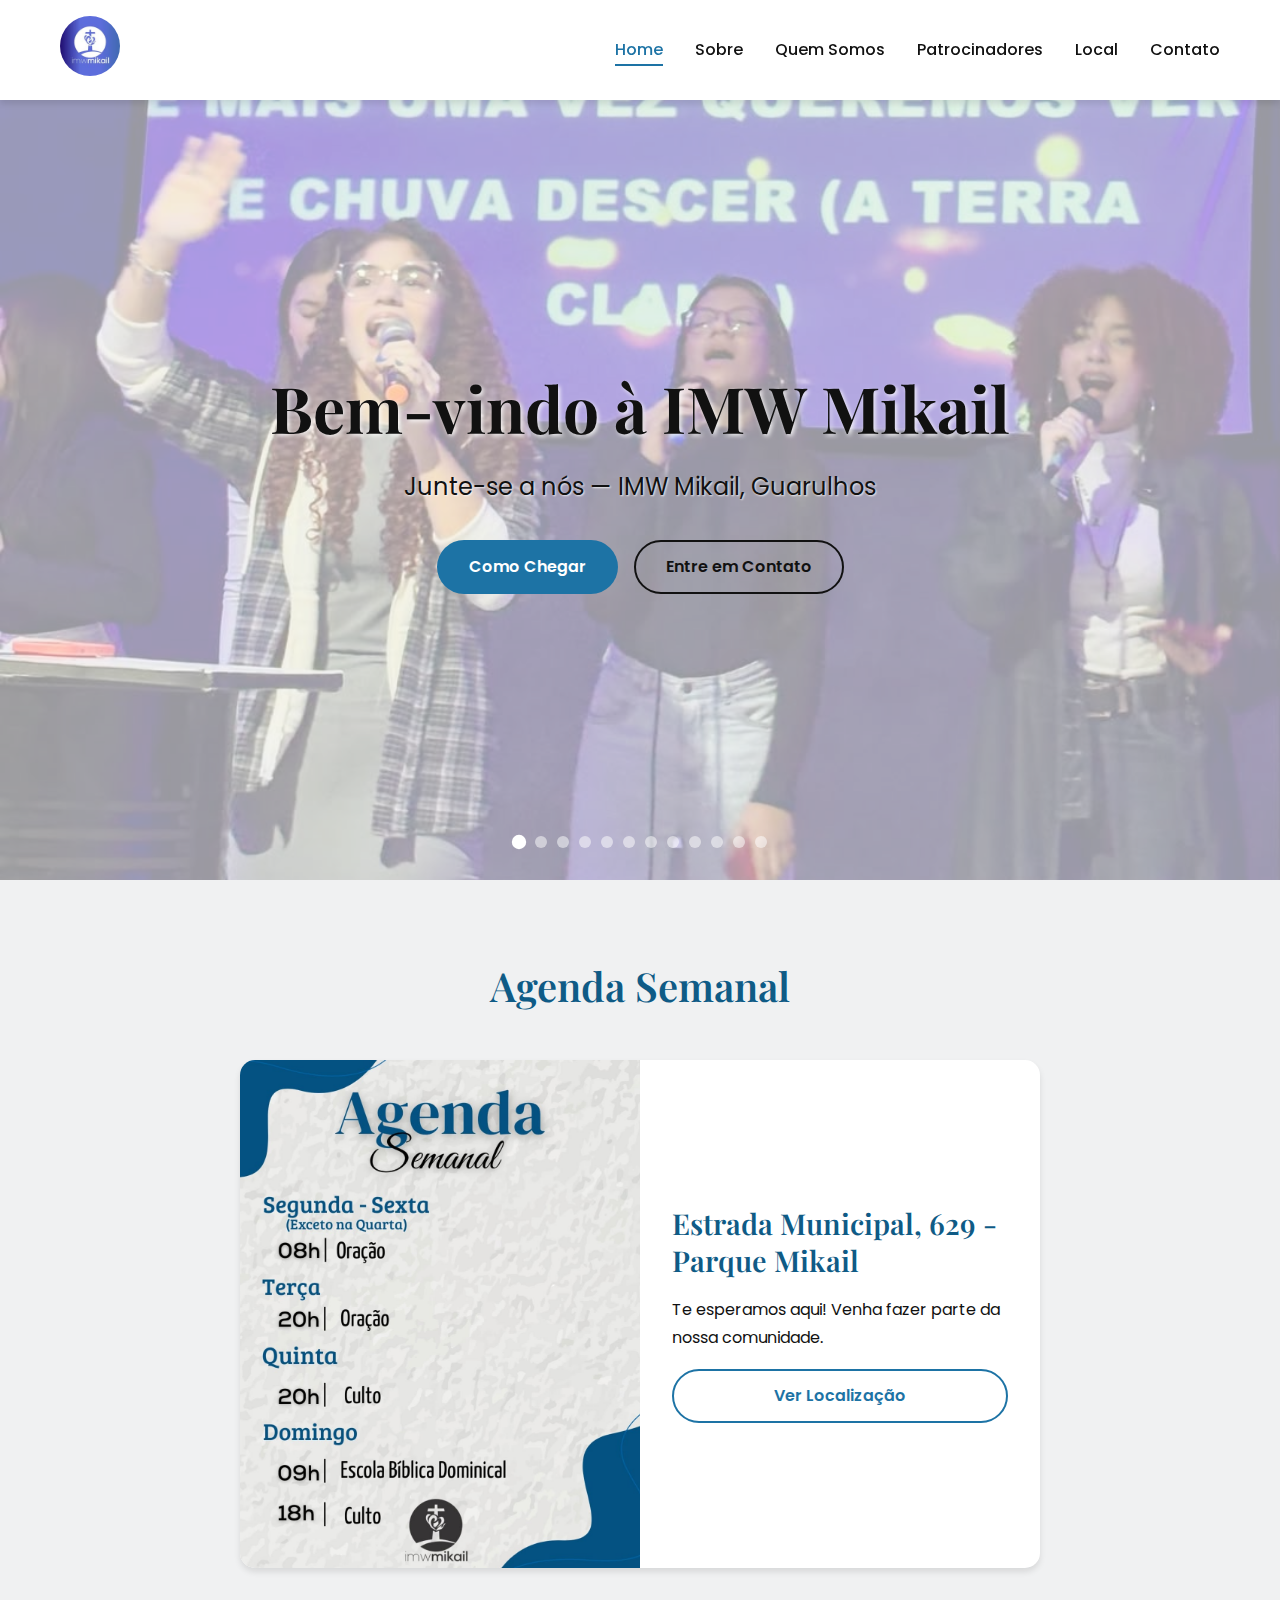
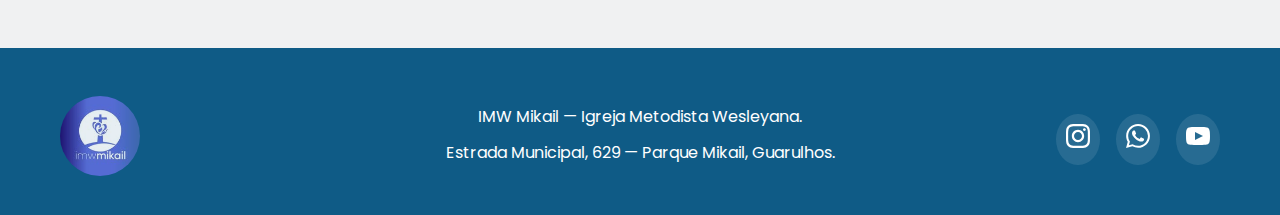
<file: index.html>
<!DOCTYPE html>
<html lang="pt-BR">
<head>
    <meta charset="UTF-8">
    <meta name="viewport" content="width=device-width, initial-scale=1.0">
    <meta name="description" content="IMW Mikail - Igreja Metodista Wesleyana em Guarulhos. Junte-se a nós em nossos cultos e atividades.">
    <meta property="og:title" content="IMW Mikail - Igreja Metodista Wesleyana">
    <meta property="og:description" content="Junte-se a nós na IMW Mikail, Guarulhos">
    <meta property="og:image" content="assets/agenda.jpg">
    <meta property="og:url" content="https://imw-mikail.org">
    <title>IMW Mikail - Igreja Metodista Wesleyana</title>
    <link rel="stylesheet" href="css/style.css">
    <link rel="icon" href="https://imwmikail.github.io/site/favicon.ico" type="image/x-icon">
    <link rel="preconnect" href="https://fonts.googleapis.com">
    <link rel="preconnect" href="https://fonts.gstatic.com" crossorigin>
    <link href="https://fonts.googleapis.com/css2?family=Playfair+Display:wght@400;600;700&family=Poppins:wght@300;400;500;600&display=swap" rel="stylesheet">
    <link rel="icon" href="assets/logo-imw.jpg">
</head>
<body>
    <header>
        <div class="container">
            <a href="index.html" class="logo">
                <img src="assets/logo-imw.jpg" alt="IMW - Igreja Metodista Wesleyana">
            </a>
            <nav>
                <button class="menu-toggle" aria-label="Abrir menu" aria-expanded="false">
                    <span></span>
                    <span></span>
                    <span></span>
                </button>
                <ul class="nav-menu">
                    <li><a href="index.html">Home</a></li>
                    <li><a href="sobre.html">Sobre</a></li>
                    <li><a href="quem-somos.html">Quem Somos</a></li>
                    <li><a href="patrocinadores.html">Patrocinadores</a></li>
                    <li><a href="local.html">Local</a></li>
                    <li><a href="contato.html">Contato</a></li>
                </ul>
            </nav>
        </div>
    </header>

    <main>
        <section class="hero">
            <div class="carousel-container">
                <div class="carousel-slides">
                </div>
                <div class="carousel-overlay"></div>
                <div class="carousel-controls">
                </div>
                <div class="carousel-indicators"></div>
            </div>
            <div class="hero-content">
                <h1>Bem-vindo à IMW Mikail</h1>
                <p>Junte-se a nós — IMW Mikail, Guarulhos</p>
                <div class="hero-buttons">
                    <a href="local.html" class="btn btn-primary">Como Chegar</a>
                    <a href="contato.html" class="btn btn-secondary">Entre em Contato</a>
                </div>
            </div>
        </section>

        <section class="agenda-section">
            <div class="container">
                <h2>Agenda Semanal</h2>
                <div class="agenda-card">
                    <div class="agenda-image">
                        <img src="assets/agenda.jpg" alt="Agenda semanal 2025 da IMW Mikail" loading="lazy">
                    </div>
                    <div class="agenda-info">
                        <h3>Estrada Municipal, 629 - Parque Mikail</h3>
                        <p>Te esperamos aqui! Venha fazer parte da nossa comunidade.</p>
                        <a href="local.html" class="btn btn-outline">Ver Localização</a>
                    </div>
                </div>
            </div>
        </section>
    </main>

    <footer>
        <div class="container">
            <div class="footer-content">
                <div class="footer-logo">
                    <img src="assets/logo-imw.jpg" alt="IMW - Igreja Metodista Wesleyana">
                </div>
                <div class="footer-info">
                    <p>IMW Mikail — Igreja Metodista Wesleyana.</p>
                    <p>Estrada Municipal, 629 — Parque Mikail, Guarulhos.</p>
                </div>
                <div class="footer-social">
                    <a href="https://www.instagram.com/imw.mikail" target="_blank" aria-label="Instagram">
                        <svg width="24" height="24" viewBox="0 0 24 24" fill="currentColor">
                            <path
                                d="M12 2.163c3.204 0 3.584.012 4.85.07 3.252.148 4.771 1.691 4.919 4.919.058 1.265.069 1.645.069 4.849 0 3.205-.012 3.584-.069 4.849-.149 3.225-1.664 4.771-4.919 4.919-1.266.058-1.644.07-4.85.07-3.204 0-3.584-.012-4.849-.07-3.26-.149-4.771-1.699-4.919-4.92-.058-1.265-.07-1.644-.07-4.849 0-3.204.013-3.583.07-4.849.149-3.227 1.664-4.771 4.919-4.919 1.266-.057 1.645-.069 4.849-.069zm0-2.163c-3.259 0-3.667.014-4.947.072-4.358.2-6.78 2.618-6.98 6.98-.059 1.281-.073 1.689-.073 4.948 0 3.259.014 3.668.072 4.948.2 4.358 2.618 6.78 6.98 6.98 1.281.058 1.689.072 4.948.072 3.259 0 3.668-.014 4.948-.072 4.354-.2 6.782-2.618 6.979-6.98.059-1.28.073-1.689.073-4.948 0-3.259-.014-3.667-.072-4.947-.196-4.354-2.617-6.78-6.979-6.98-1.281-.059-1.69-.073-4.949-.073zm0 5.838c-3.403 0-6.162 2.759-6.162 6.162s2.759 6.163 6.162 6.163 6.162-2.759 6.162-6.163c0-3.403-2.759-6.162-6.162-6.162zm0 10.162c-2.209 0-4-1.79-4-4 0-2.209 1.791-4 4-4s4 1.791 4 4c0 2.21-1.791 4-4 4zm6.406-11.845c-.796 0-1.441.645-1.441 1.44s.645 1.44 1.441 1.44c.795 0 1.439-.645 1.439-1.44s-.644-1.44-1.439-1.44z" />
                        </svg>
                    </a>
                    <a href="https://wa.me/5512981725436" target="_blank" aria-label="WhatsApp">
                        <svg width="24" height="24" viewBox="0 0 24 24" fill="currentColor">
                            <path
                                d="M17.472 14.382c-.297-.149-1.758-.867-2.03-.967-.273-.099-.471-.148-.67.15-.197.297-.767.966-.94 1.164-.173.199-.347.223-.644.075-.297-.15-1.255-.463-2.39-1.475-.883-.788-1.48-1.761-1.653-2.059-.173-.297-.018-.458.13-.606.134-.133.298-.347.446-.52.149-.174.198-.298.298-.497.099-.198.05-.371-.025-.52-.075-.149-.669-1.612-.916-2.207-.242-.579-.487-.5-.669-.51-.173-.008-.371-.01-.57-.01-.198 0-.52.074-.792.372-.272.297-1.04 1.016-1.04 2.479 0 1.462 1.065 2.875 1.213 3.074.149.198 2.096 3.2 5.077 4.487.709.306 1.262.489 1.694.625.712.227 1.36.195 1.871.118.571-.085 1.758-.719 2.006-1.413.248-.694.248-1.289.173-1.413-.074-.124-.272-.198-.57-.347m-5.421 7.403h-.004a9.87 9.87 0 01-5.031-1.378l-.361-.214-3.741.982.998-3.648-.235-.374a9.86 9.86 0 01-1.51-5.26c.001-5.45 4.436-9.884 9.888-9.884 2.64 0 5.122 1.03 6.988 2.898a9.825 9.825 0 012.893 6.994c-.003 5.45-4.437 9.884-9.885 9.884m8.413-18.297A11.815 11.815 0 0012.05 0C5.495 0 .16 5.335.157 11.892c0 2.096.547 4.142 1.588 5.945L.057 24l6.305-1.654a11.882 11.882 0 005.683 1.448h.005c6.554 0 11.89-5.335 11.893-11.893-.001-3.189-1.248-6.189-3.515-8.452" />
                        </svg>
                    </a>
                    <a href="https://www.youtube.com/@MetodistaWesleyanaMikail" target="_blank" aria-label="YouTube">
                        <svg width="24" height="24" viewBox="0 0 24 24" fill="currentColor">
                            <path
                                d="M19.615 3.184c-3.604-.246-11.631-.245-15.23 0-3.897.266-4.356 2.62-4.385 8.816.029 6.185.484 8.549 4.385 8.816 3.6.245 11.626.246 15.23 0 3.897-.266 4.356-2.62 4.385-8.816-.029-6.185-.484-8.549-4.385-8.816zm-10.615 12.816v-8l8 3.993-8 4.007z" />
                        </svg>
                    </a>
                </div>
            </div>
        </div>
    </footer>

    <div class="modal" id="agendaModal">
        <div class="modal-content">
            <button class="modal-close" aria-label="Fechar modal">&times;</button>
            <img src="assets/agenda.jpg" alt="Agenda semanal 2025 da IMW Mikail em tamanho maior">
        </div>
    </div>

    <script src="js/main.js"></script>
</body>
</html>
</file>
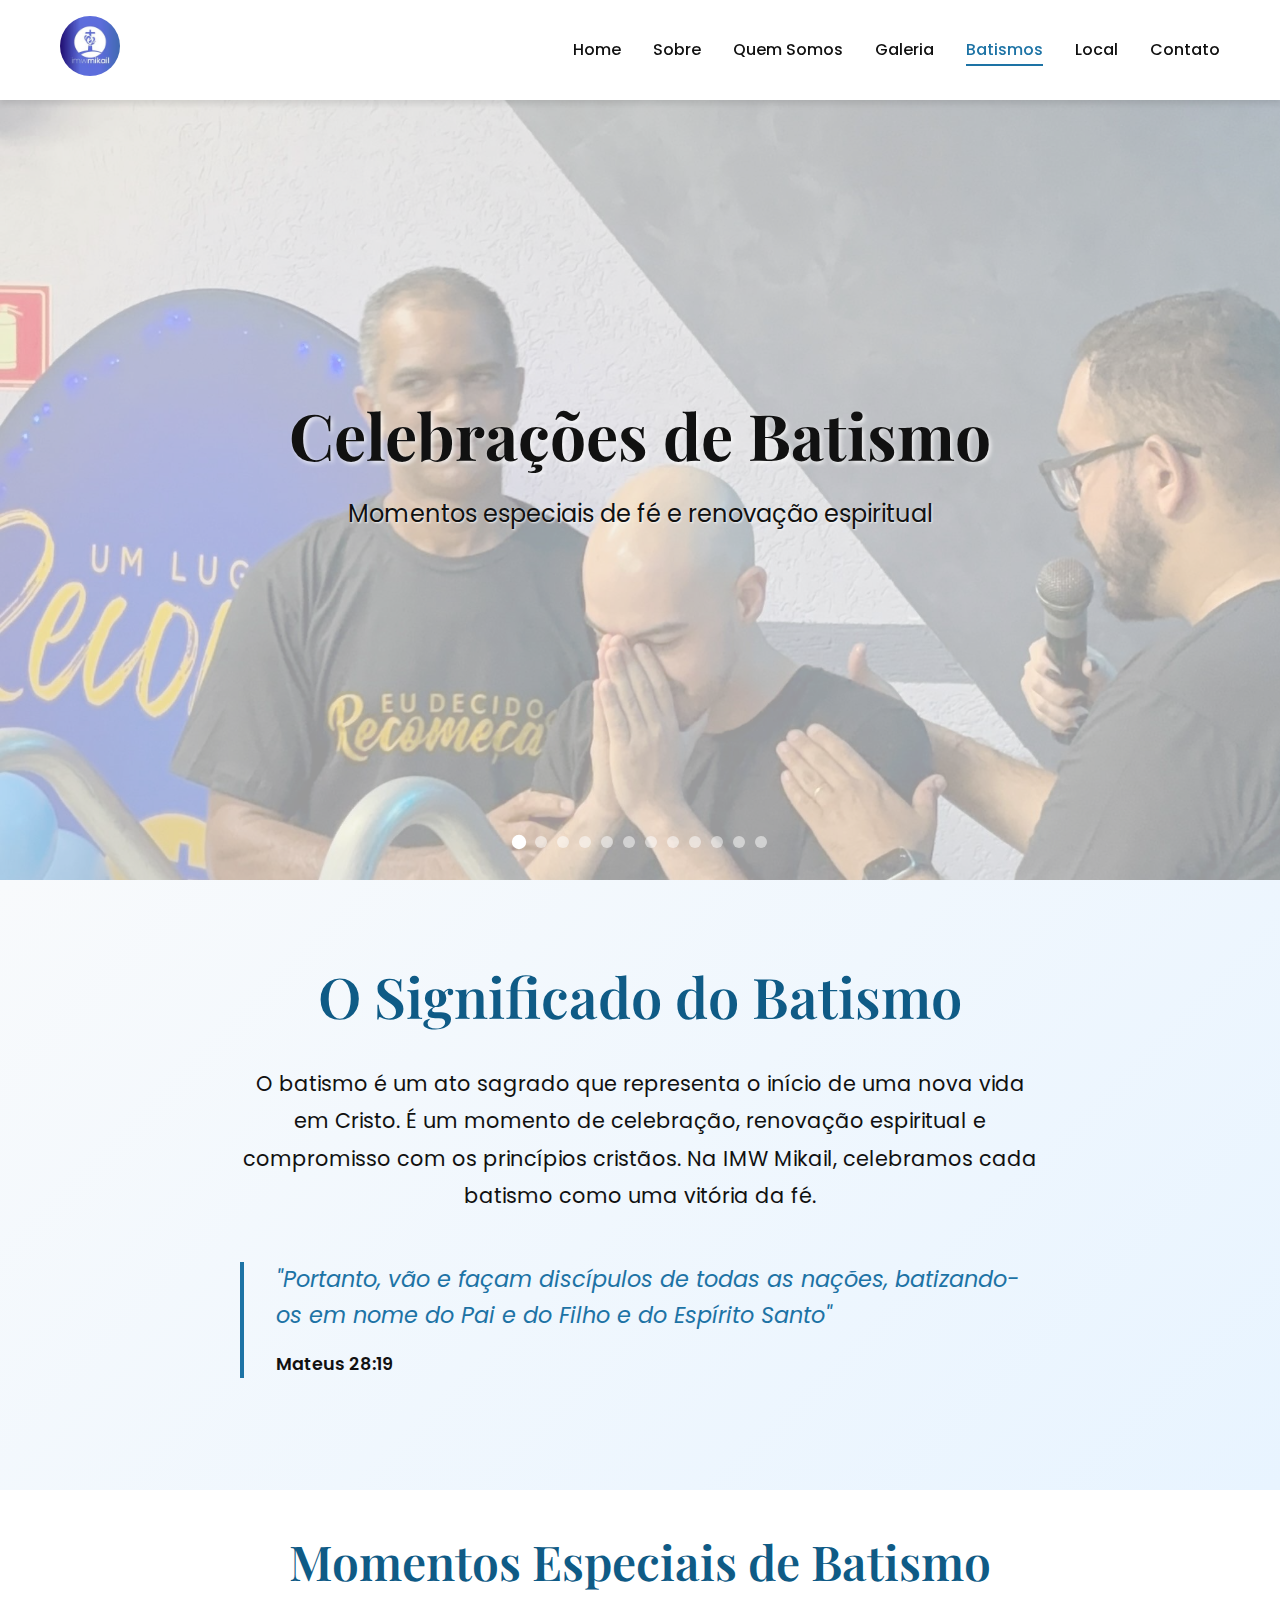
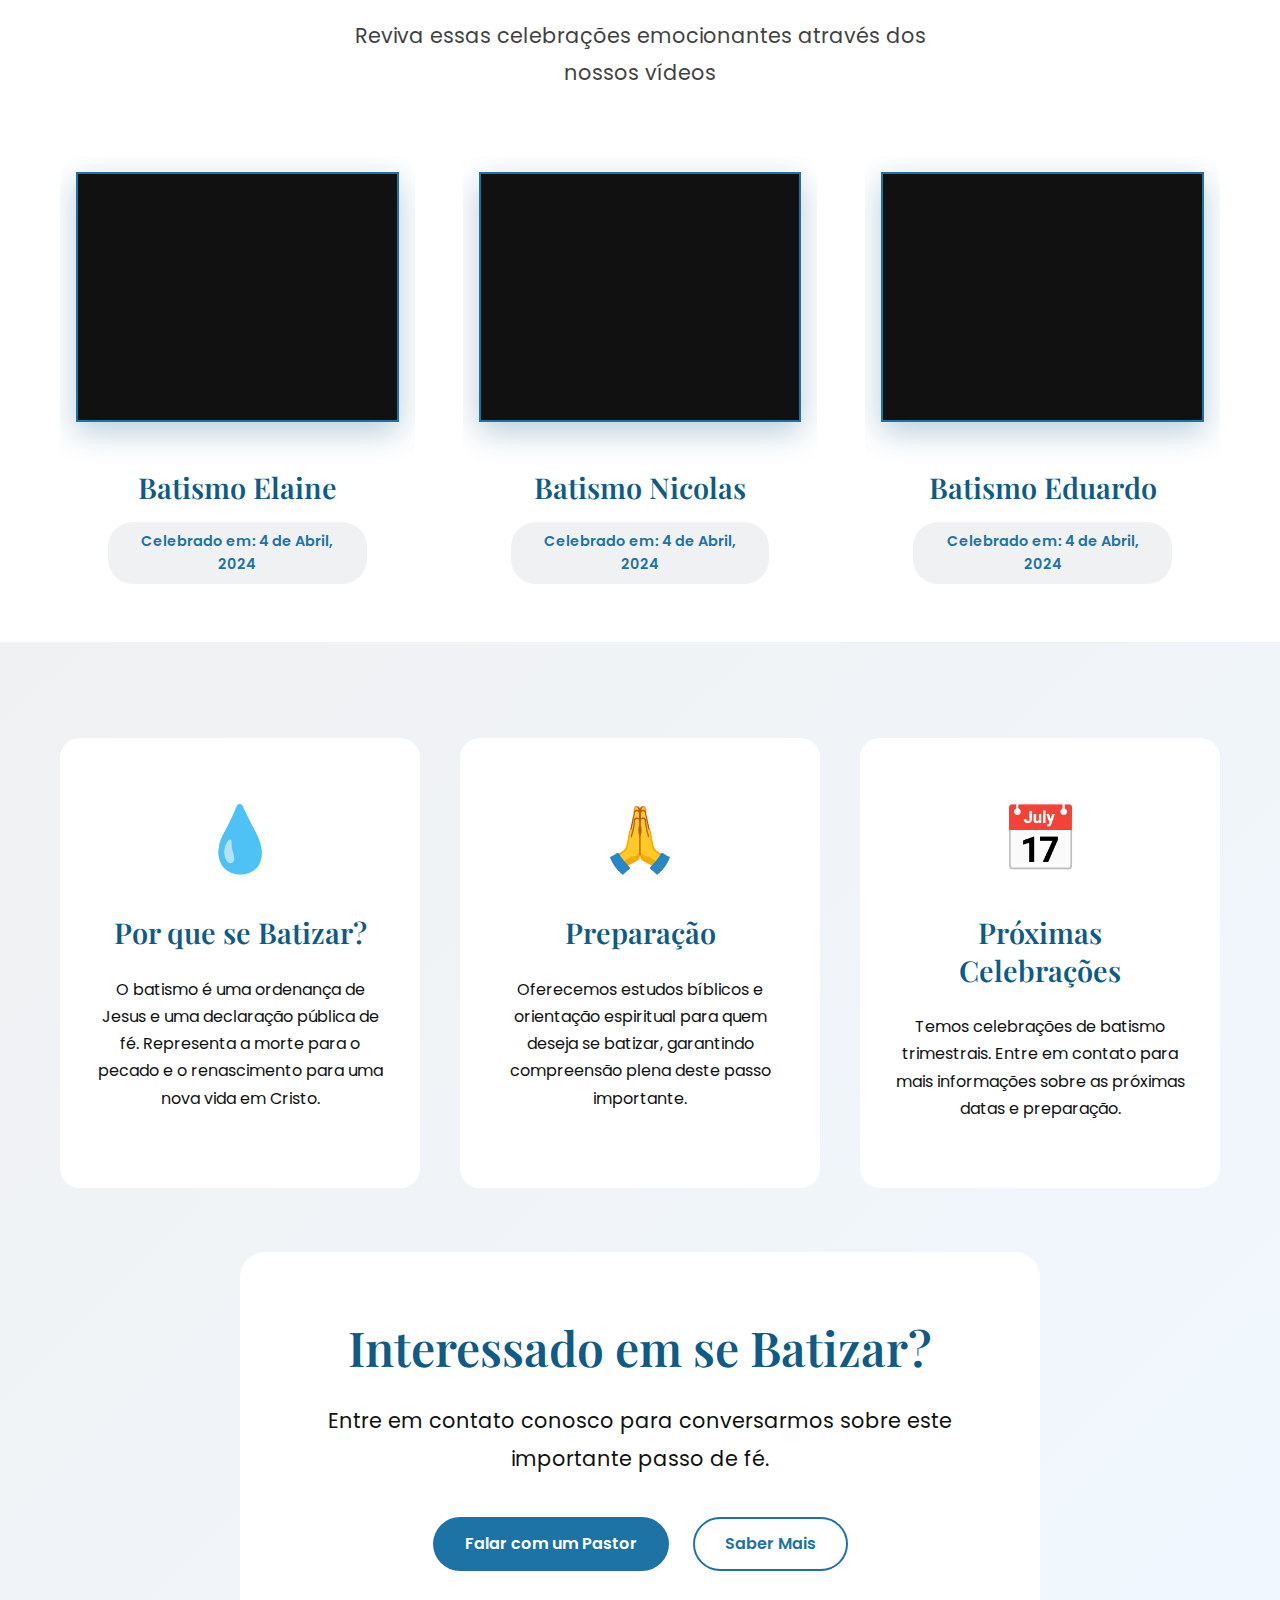
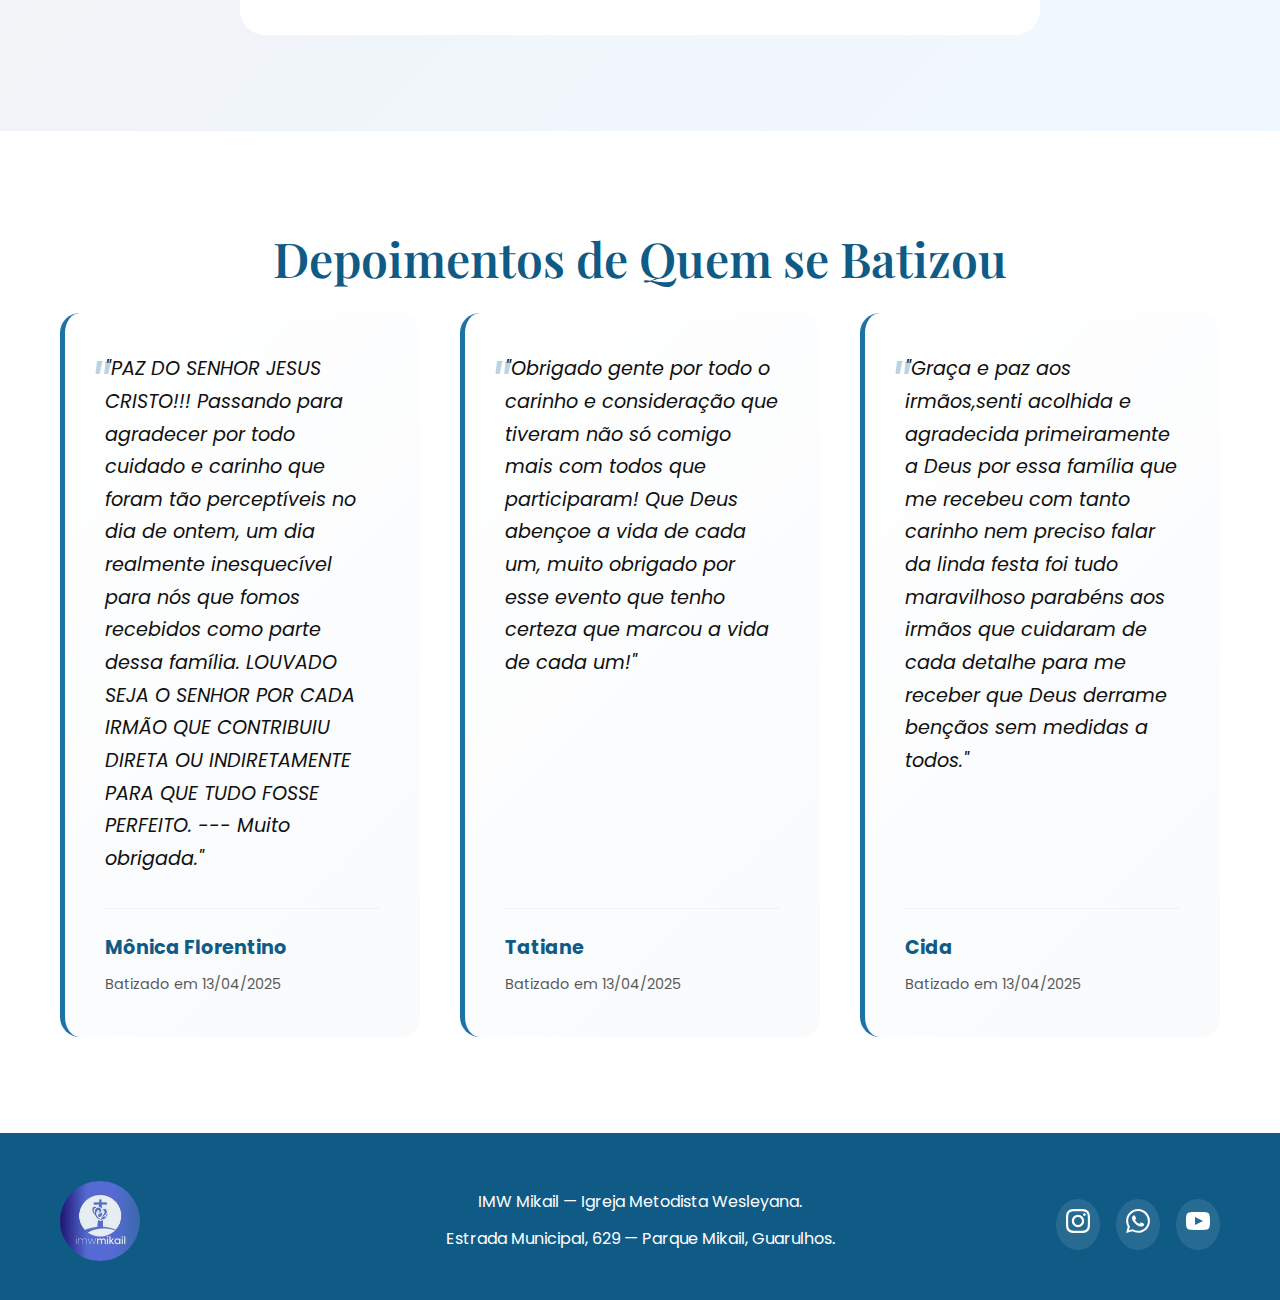
<file: batismos.html>
<!DOCTYPE html>
<html lang="pt-BR">
<head>
    <meta charset="UTF-8">
    <meta name="viewport" content="width=device-width, initial-scale=1.0">
    <meta name="description" content="Celebrações de Batismos - IMW Mikail - Igreja Metodista Wesleyana">
    <title>Batismos - IMW Mikail</title>
    <link rel="stylesheet" href="css/style.css">
    <link rel="preconnect" href="https://fonts.googleapis.com">
    <link rel="icon" href="https://imwmikail.github.io/site/favicon.ico" type="image/x-icon">
    <link rel="preconnect" href="https://fonts.gstatic.com" crossorigin>
    <link href="https://fonts.googleapis.com/css2?family=Playfair+Display:wght@400;600;700&family=Poppins:wght@300;400;500;600&display=swap" rel="stylesheet">
    <link rel="icon" href="assets/logo-imw.jpg">
</head>
<body>
    <header>
        <div class="container">
            <a href="index.html" class="logo">
                <img src="assets/logo-imw.jpg" alt="IMW - Igreja Metodista Wesleyana">
            </a>
            <nav>
                <button class="menu-toggle" aria-label="Abrir menu" aria-expanded="false">
                    <span></span>
                    <span></span>
                    <span></span>
                </button>
                <ul class="nav-menu">
                    <li><a href="index.html">Home</a></li>
                    <li><a href="sobre.html">Sobre</a></li>
                    <li><a href="quem-somos.html">Quem Somos</a></li>
                    <li><a href="galeria.html">Galeria</a></li>
                    <li><a href="batismos.html" class="active">Batismos</a></li>
                    <li><a href="local.html">Local</a></li>
                    <li><a href="contato.html">Contato</a></li>
                </ul>
            </nav>
        </div>
    </header>

    <main>
        <section class="hero">
            <div class="carousel-container">
                <div class="carousel-slides">
                </div>
                <div class="carousel-overlay"></div>
                <div class="carousel-controls">
                </div>
                <div class="carousel-indicators"></div>
            </div>
            <div class="hero-content">
                <h1>Celebrações de Batismo</h1>
                <p>Momentos especiais de fé e renovação espiritual</p>
            </div>
        </section>

        <section class="baptisms-intro">
            <div class="container">
                <div class="baptism-hero-content">
                    <h2>O Significado do Batismo</h2>
                    <p>O batismo é um ato sagrado que representa o início de uma nova vida em Cristo. É um momento de celebração, renovação espiritual e compromisso com os princípios cristãos. Na IMW Mikail, celebramos cada batismo como uma vitória da fé.</p>
                    <div class="baptism-verses">
                        <blockquote>
                            "Portanto, vão e façam discípulos de todas as nações, batizando-os em nome do Pai e do Filho e do Espírito Santo"
                            <cite>Mateus 28:19</cite>
                        </blockquote>
                    </div>
                </div>
            </div>
        </section>

        <section class="video-section">
            <div class="container">
                <h2>Momentos Especiais de Batismo</h2>
                <p class="section-subtitle">Reviva essas celebrações emocionantes através dos nossos vídeos</p>
                
                <div class="videos-grid">
                    <div class="video-card">
                        <div class="video-container">
                            <iframe 
                                src="https://www.youtube.com/embed/0yK7ffug1dU" 
                                title="Celebração de Batismo - IMW Mikail" 
                                frameborder="0" 
                                allow="accelerometer; autoplay; clipboard-write; encrypted-media; gyroscope; picture-in-picture" 
                                allowfullscreen>
                            </iframe>
                        </div>
                        <div class="video-info">
                            <h3>Batismo Elaine</h3>
                            <span class="video-date">Celebrado em: 4 de Abril, 2024</span>
                        </div>
                    </div>

                    <div class="video-card">
                        <div class="video-container">
                            <iframe 
                                src="https://www.youtube.com/embed/I6rOyzTdZRo" 
                                title="Batismo Familiar - IMW Mikail" 
                                frameborder="0" 
                                allow="accelerometer; autoplay; clipboard-write; encrypted-media; gyroscope; picture-in-picture" 
                                allowfullscreen>
                            </iframe>
                        </div>
                        <div class="video-info">
                            <h3>Batismo Nicolas</h3>
                            <span class="video-date">Celebrado em: 4 de Abril, 2024</span>
                        </div>
                    </div>

                    <div class="video-card">
                        <div class="video-container">
                            <iframe 
                                src="https://www.youtube.com/embed/uaj0GjcfARA" 
                                title="Batismo de Jovens - IMW Mikail" 
                                frameborder="0" 
                                allow="accelerometer; autoplay; clipboard-write; encrypted-media; gyroscope; picture-in-picture" 
                                allowfullscreen>
                            </iframe>
                        </div>
                        <div class="video-info">
                            <h3>Batismo Eduardo</h3>
                            <span class="video-date">Celebrado em: 4 de Abril, 2024</span>
                        </div>
                    </div>
                </div>
            </div>
        </section>

        <section class="baptism-info">
            <div class="container">
                <div class="info-grid">
                    <div class="info-card">
                        <div class="info-icon">💧</div>
                        <h3>Por que se Batizar?</h3>
                        <p>O batismo é uma ordenança de Jesus e uma declaração pública de fé. Representa a morte para o pecado e o renascimento para uma nova vida em Cristo.</p>
                    </div>
                    
                    <div class="info-card">
                        <div class="info-icon">🙏</div>
                        <h3>Preparação</h3>
                        <p>Oferecemos estudos bíblicos e orientação espiritual para quem deseja se batizar, garantindo compreensão plena deste passo importante.</p>
                    </div>
                    
                    <div class="info-card">
                        <div class="info-icon">📅</div>
                        <h3>Próximas Celebrações</h3>
                        <p>Temos celebrações de batismo trimestrais. Entre em contato para mais informações sobre as próximas datas e preparação.</p>
                    </div>
                </div>
                
                <div class="cta-baptism">
                    <h2>Interessado em se Batizar?</h2>
                    <p>Entre em contato conosco para conversarmos sobre este importante passo de fé.</p>
                    <div class="cta-buttons">
                        <a href="contato.html" class="btn btn-primary">Falar com um Pastor</a>
                        <a href="quem-somos.html" class="btn btn-outline">Saber Mais</a>
                    </div>
                </div>
            </div>
        </section>

        <section class="testimonials">
            <div class="container">
                <h2>Depoimentos de Quem se Batizou</h2>
                <div class="testimonials-grid">
                    <div class="testimonial-card">
                        <div class="testimonial-content">
                            <p>"PAZ DO SENHOR JESUS CRISTO!!! Passando para agradecer por todo cuidado e carinho que foram tão perceptíveis no dia de ontem, um dia realmente inesquecível para nós que fomos recebidos como parte dessa família. LOUVADO SEJA O SENHOR POR CADA IRMÃO QUE CONTRIBUIU DIRETA OU INDIRETAMENTE PARA QUE TUDO FOSSE PERFEITO. --- Muito obrigada."</p>
                        </div>
                        <div class="testimonial-author">
                            <strong> Mônica Florentino</strong>
                            <span>Batizado em 13/04/2025</span>
                        </div>
                    </div>
                    
                    <div class="testimonial-card">
                        <div class="testimonial-content">
                            <p>"Obrigado gente por todo o carinho e consideração que tiveram não só comigo mais com todos que participaram! Que Deus abençoe a vida de cada um, muito obrigado por esse evento que tenho certeza que marcou a vida de cada um!"</p>
                        </div>
                        <div class="testimonial-author">
                            <strong>Tatiane</strong>
                            <span>Batizado em 13/04/2025</span>
                        </div>
                    </div>
                    
                    <div class="testimonial-card">
                        <div class="testimonial-content">
                            <p>"Graça e paz aos irmãos,senti acolhida e agradecida primeiramente a Deus por essa família que me recebeu com tanto carinho nem preciso falar da linda festa foi tudo maravilhoso parabéns aos irmãos que cuidaram de cada detalhe para me receber que Deus derrame bençãos sem medidas a todos."</p>
                        </div>
                        <div class="testimonial-author">
                            <strong>Cida</strong>
                            <span>Batizado em 13/04/2025</span>
                        </div>
                    </div>
                </div>
            </div>
        </section>
    </main>

    <footer>
        <div class="container">
            <div class="footer-content">
                <div class="footer-logo">
                    <img src="assets/logo-imw.jpg" alt="IMW - Igreja Metodista Wesleyana">
                </div>
                <div class="footer-info">
                    <p>IMW Mikail — Igreja Metodista Wesleyana.</p>
                    <p>Estrada Municipal, 629 — Parque Mikail, Guarulhos.</p>
                </div>
                <div class="footer-social">
                    <a href="https://www.instagram.com/imw.mikail" target="_blank" aria-label="Instagram">
                        <svg width="24" height="24" viewBox="0 0 24 24" fill="currentColor">
                            <path
                                d="M12 2.163c3.204 0 3.584.012 4.85.07 3.252.148 4.771 1.691 4.919 4.919.058 1.265.069 1.645.069 4.849 0 3.205-.012 3.584-.069 4.849-.149 3.225-1.664 4.771-4.919 4.919-1.266.058-1.644.07-4.85.07-3.204 0-3.584-.012-4.849-.07-3.26-.149-4.771-1.699-4.919-4.92-.058-1.265-.07-1.644-.07-4.849 0-3.204.013-3.583.07-4.849.149-3.227 1.664-4.771 4.919-4.919 1.266-.057 1.645-.069 4.849-.069zm0-2.163c-3.259 0-3.667.014-4.947.072-4.358.2-6.78 2.618-6.98 6.98-.059 1.281-.073 1.689-.073 4.948 0 3.259.014 3.668.072 4.948.2 4.358 2.618 6.78 6.98 6.98 1.281.058 1.689.072 4.948.072 3.259 0 3.668-.014 4.948-.072 4.354-.2 6.782-2.618 6.979-6.98.059-1.28.073-1.689.073-4.948 0-3.259-.014-3.667-.072-4.947-.196-4.354-2.617-6.78-6.979-6.98-1.281-.059-1.69-.073-4.949-.073zm0 5.838c-3.403 0-6.162 2.759-6.162 6.162s2.759 6.163 6.162 6.163 6.162-2.759 6.162-6.163c0-3.403-2.759-6.162-6.162-6.162zm0 10.162c-2.209 0-4-1.79-4-4 0-2.209 1.791-4 4-4s4 1.791 4 4c0 2.21-1.791 4-4 4zm6.406-11.845c-.796 0-1.441.645-1.441 1.44s.645 1.44 1.441 1.44c.795 0 1.439-.645 1.439-1.44s-.644-1.44-1.439-1.44z" />
                        </svg>
                    </a>
                    <a href="https://wa.me/5512981725436" target="_blank" aria-label="WhatsApp">
                        <svg width="24" height="24" viewBox="0 0 24 24" fill="currentColor">
                            <path
                                d="M17.472 14.382c-.297-.149-1.758-.867-2.03-.967-.273-.099-.471-.148-.67.15-.197.297-.767.966-.94 1.164-.173.199-.347.223-.644.075-.297-.15-1.255-.463-2.39-1.475-.883-.788-1.48-1.761-1.653-2.059-.173-.297-.018-.458.13-.606.134-.133.298-.347.446-.52.149-.174.198-.298.298-.497.099-.198.05-.371-.025-.52-.075-.149-.669-1.612-.916-2.207-.242-.579-.487-.5-.669-.51-.173-.008-.371-.01-.57-.01-.198 0-.52.074-.792.372-.272.297-1.04 1.016-1.04 2.479 0 1.462 1.065 2.875 1.213 3.074.149.198 2.096 3.2 5.077 4.487.709.306 1.262.489 1.694.625.712.227 1.36.195 1.871.118.571-.085 1.758-.719 2.006-1.413.248-.694.248-1.289.173-1.413-.074-.124-.272-.198-.57-.347m-5.421 7.403h-.004a9.87 9.87 0 01-5.031-1.378l-.361-.214-3.741.982.998-3.648-.235-.374a9.86 9.86 0 01-1.51-5.26c.001-5.45 4.436-9.884 9.888-9.884 2.64 0 5.122 1.03 6.988 2.898a9.825 9.825 0 012.893 6.994c-.003 5.45-4.437 9.884-9.885 9.884m8.413-18.297A11.815 11.815 0 0012.05 0C5.495 0 .16 5.335.157 11.892c0 2.096.547 4.142 1.588 5.945L.057 24l6.305-1.654a11.882 11.882 0 005.683 1.448h.005c6.554 0 11.89-5.335 11.893-11.893-.001-3.189-1.248-6.189-3.515-8.452" />
                        </svg>
                    </a>
                    <a href="https://www.youtube.com/@MetodistaWesleyanaMikail" target="_blank" aria-label="YouTube">
                        <svg width="24" height="24" viewBox="0 0 24 24" fill="currentColor">
                            <path
                                d="M19.615 3.184c-3.604-.246-11.631-.245-15.23 0-3.897.266-4.356 2.62-4.385 8.816.029 6.185.484 8.549 4.385 8.816 3.6.245 11.626.246 15.23 0 3.897-.266 4.356-2.62 4.385-8.816-.029-6.185-.484-8.549-4.385-8.816zm-10.615 12.816v-8l8 3.993-8 4.007z" />
                        </svg>
                    </a>
                </div>
            </div>
        </div>
    </footer>

    <script src="js/main.js"></script>
</body>
</html>
</file>
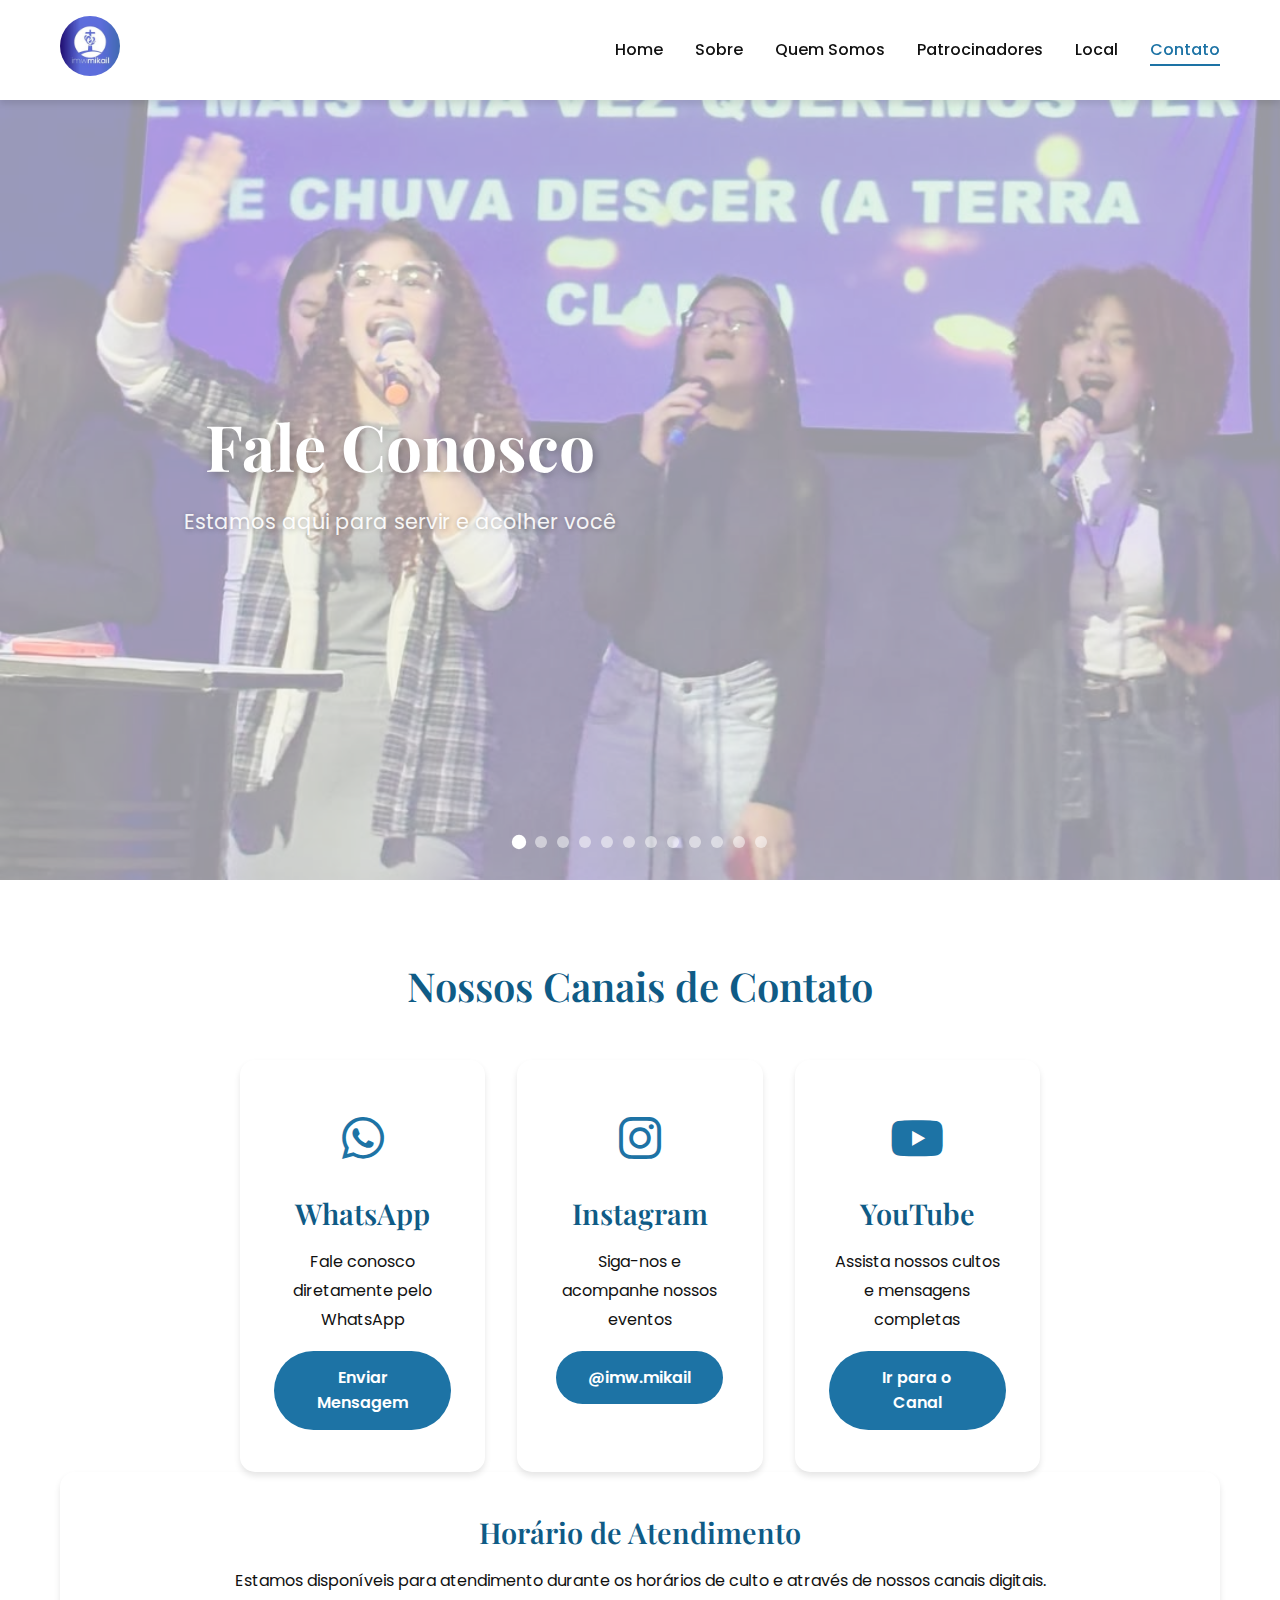
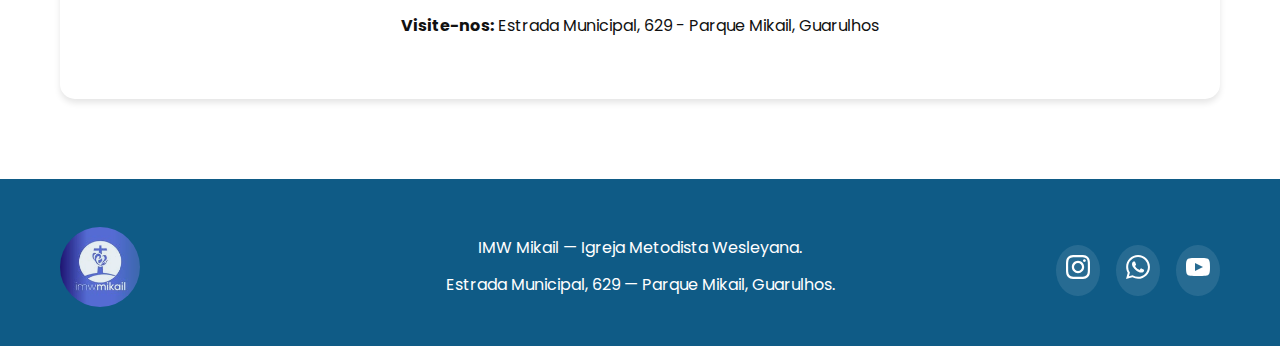
<file: contato.html>
<!DOCTYPE html>
<html lang="pt-BR">

<head>
    <meta charset="UTF-8">
    <meta name="viewport" content="width=device-width, initial-scale=1.0">
    <meta name="description" content="Entre em contato com a IMW Mikail - Igreja Metodista Wesleyana">
    <title>Contato - IMW Mikail</title>
    <link rel="stylesheet" href="css/style.css">
    <link rel="icon" href="https://imwmikail.github.io/site/favicon.ico" type="image/x-icon">
    <link rel="stylesheet" href="https://cdnjs.cloudflare.com/ajax/libs/font-awesome/6.5.0/css/all.min.css">
    <link rel="preconnect" href="https://fonts.googleapis.com">
    <link rel="preconnect" href="https://fonts.gstatic.com" crossorigin>
    <link
        href="https://fonts.googleapis.com/css2?family=Playfair+Display:wght@400;600;700&family=Poppins:wght@300;400;500;600&display=swap"
        rel="stylesheet">
    <link rel="icon" href="assets/logo-imw.jpg">
</head>

<body>
    <header>
        <div class="container">
            <a href="index.html" class="logo">
                <img src="assets/logo-imw.jpg" alt="IMW - Igreja Metodista Wesleyana">
            </a>
            <nav>
                <button class="menu-toggle" aria-label="Abrir menu" aria-expanded="false">
                    <span></span>
                    <span></span>
                    <span></span>
                </button>
                <ul class="nav-menu">
                    <li><a href="index.html">Home</a></li>
                    <li><a href="sobre.html">Sobre</a></li>
                    <li><a href="quem-somos.html">Quem Somos</a></li>
                    <li><a href="patrocinadores.html">Patrocinadores</a></li>
                    <li><a href="local.html">Local</a></li>
                    <li><a href="contato.html">Contato</a></li>
                </ul>
            </nav>
        </div>
    </header>

    <main>
        <section class="hero">
            <div class="carousel-container">
                <div class="carousel-slides">
                </div>
                <div class="carousel-overlay"></div>
                <div class="carousel-controls">
                </div>
                <div class="carousel-indicators"></div>
            </div>
            <div class="page-hero-content">
                <h1>Fale Conosco</h1>
                <p>Estamos aqui para servir e acolher você</p>
            </div>
        </section>

        <section class="contact-section">
            <div class="container">
                <h2>Nossos Canais de Contato</h2>

                <div class="contact-grid">

                    <div class="contact-card">
                        <div class="contact-icon">
                            <i class="fab fa-whatsapp"></i>
                        </div>
                        <h3>WhatsApp</h3>
                        <p>Fale conosco diretamente pelo WhatsApp</p>
                        <a href="https://wa.me/5512981725436" target="_blank" class="btn btn-primary">
                            Enviar Mensagem
                        </a>
                    </div>

                    <div class="contact-card">
                        <div class="contact-icon">
                            <i class="fab fa-instagram"></i>
                        </div>
                        <h3>Instagram</h3>
                        <p>Siga-nos e acompanhe nossos eventos</p>
                        <a href="https://www.instagram.com/imw.mikail" target="_blank" class="btn btn-primary">
                            @imw.mikail
                        </a>
                    </div>

                    <div class="contact-card">
                        <div class="contact-icon">
                            <i class="fab fa-youtube"></i>
                        </div>
                        <h3>YouTube</h3>
                        <p>Assista nossos cultos e mensagens completas</p>
                        <a href="https://www.youtube.com/@MetodistaWesleyanaMikail" target="_blank" class="btn btn-primary">
                            Ir para o Canal
                        </a>
                    </div>
                </div>
                <div class="contact-card">
                    <h3>Horário de Atendimento</h3>
                    <p>Estamos disponíveis para atendimento durante os horários de culto e através de nossos canais
                        digitais.</p>
                    <p><strong>Visite-nos:</strong> Estrada Municipal, 629 - Parque Mikail, Guarulhos</p>
                </div>
            </div>
        </section>

        </div>
        </div>
        </section>

    </main>

    <footer>
        <div class="container">
            <div class="footer-content">
                <div class="footer-logo">
                    <img src="assets/logo-imw.jpg" alt="IMW - Igreja Metodista Wesleyana">
                </div>
                <div class="footer-info">
                    <p>IMW Mikail — Igreja Metodista Wesleyana.</p>
                    <p>Estrada Municipal, 629 — Parque Mikail, Guarulhos.</p>
                </div>
                <div class="footer-social">
                    <a href="https://www.instagram.com/imw.mikail" target="_blank" aria-label="Instagram">
                        <svg width="24" height="24" viewBox="0 0 24 24" fill="currentColor">
                            <path
                                d="M12 2.163c3.204 0 3.584.012 4.85.07 3.252.148 4.771 1.691 4.919 4.919.058 1.265.069 1.645.069 4.849 0 3.205-.012 3.584-.069 4.849-.149 3.225-1.664 4.771-4.919 4.919-1.266.058-1.644.07-4.85.07-3.204 0-3.584-.012-4.849-.07-3.26-.149-4.771-1.699-4.919-4.92-.058-1.265-.07-1.644-.07-4.849 0-3.204.013-3.583.07-4.849.149-3.227 1.664-4.771 4.919-4.919 1.266-.057 1.645-.069 4.849-.069zm0-2.163c-3.259 0-3.667.014-4.947.072-4.358.2-6.78 2.618-6.98 6.98-.059 1.281-.073 1.689-.073 4.948 0 3.259.014 3.668.072 4.948.2 4.358 2.618 6.78 6.98 6.98 1.281.058 1.689.072 4.948.072 3.259 0 3.668-.014 4.948-.072 4.354-.2 6.782-2.618 6.979-6.98.059-1.28.073-1.689.073-4.948 0-3.259-.014-3.667-.072-4.947-.196-4.354-2.617-6.78-6.979-6.98-1.281-.059-1.69-.073-4.949-.073zm0 5.838c-3.403 0-6.162 2.759-6.162 6.162s2.759 6.163 6.162 6.163 6.162-2.759 6.162-6.163c0-3.403-2.759-6.162-6.162-6.162zm0 10.162c-2.209 0-4-1.79-4-4 0-2.209 1.791-4 4-4s4 1.791 4 4c0 2.21-1.791 4-4 4zm6.406-11.845c-.796 0-1.441.645-1.441 1.44s.645 1.44 1.441 1.44c.795 0 1.439-.645 1.439-1.44s-.644-1.44-1.439-1.44z" />
                        </svg>
                    </a>
                    <a href="https://wa.me/5512981725436" target="_blank" aria-label="WhatsApp">
                        <svg width="24" height="24" viewBox="0 0 24 24" fill="currentColor">
                            <path
                                d="M17.472 14.382c-.297-.149-1.758-.867-2.03-.967-.273-.099-.471-.148-.67.15-.197.297-.767.966-.94 1.164-.173.199-.347.223-.644.075-.297-.15-1.255-.463-2.39-1.475-.883-.788-1.48-1.761-1.653-2.059-.173-.297-.018-.458.13-.606.134-.133.298-.347.446-.52.149-.174.198-.298.298-.497.099-.198.05-.371-.025-.52-.075-.149-.669-1.612-.916-2.207-.242-.579-.487-.5-.669-.51-.173-.008-.371-.01-.57-.01-.198 0-.52.074-.792.372-.272.297-1.04 1.016-1.04 2.479 0 1.462 1.065 2.875 1.213 3.074.149.198 2.096 3.2 5.077 4.487.709.306 1.262.489 1.694.625.712.227 1.36.195 1.871.118.571-.085 1.758-.719 2.006-1.413.248-.694.248-1.289.173-1.413-.074-.124-.272-.198-.57-.347m-5.421 7.403h-.004a9.87 9.87 0 01-5.031-1.378l-.361-.214-3.741.982.998-3.648-.235-.374a9.86 9.86 0 01-1.51-5.26c.001-5.45 4.436-9.884 9.888-9.884 2.64 0 5.122 1.03 6.988 2.898a9.825 9.825 0 012.893 6.994c-.003 5.45-4.437 9.884-9.885 9.884m8.413-18.297A11.815 11.815 0 0012.05 0C5.495 0 .16 5.335.157 11.892c0 2.096.547 4.142 1.588 5.945L.057 24l6.305-1.654a11.882 11.882 0 005.683 1.448h.005c6.554 0 11.89-5.335 11.893-11.893-.001-3.189-1.248-6.189-3.515-8.452" />
                        </svg>
                    </a>
                    <a href="https://www.youtube.com/@MetodistaWesleyanaMikail" target="_blank" aria-label="YouTube">
                        <svg width="24" height="24" viewBox="0 0 24 24" fill="currentColor">
                            <path
                                d="M19.615 3.184c-3.604-.246-11.631-.245-15.23 0-3.897.266-4.356 2.62-4.385 8.816.029 6.185.484 8.549 4.385 8.816 3.6.245 11.626.246 15.23 0 3.897-.266 4.356-2.62 4.385-8.816-.029-6.185-.484-8.549-4.385-8.816zm-10.615 12.816v-8l8 3.993-8 4.007z" />
                        </svg>
                    </a>
                </div>
            </div>
        </div>
    </footer>

    <script src="js/main.js"></script>
</body>

</html>
</file>
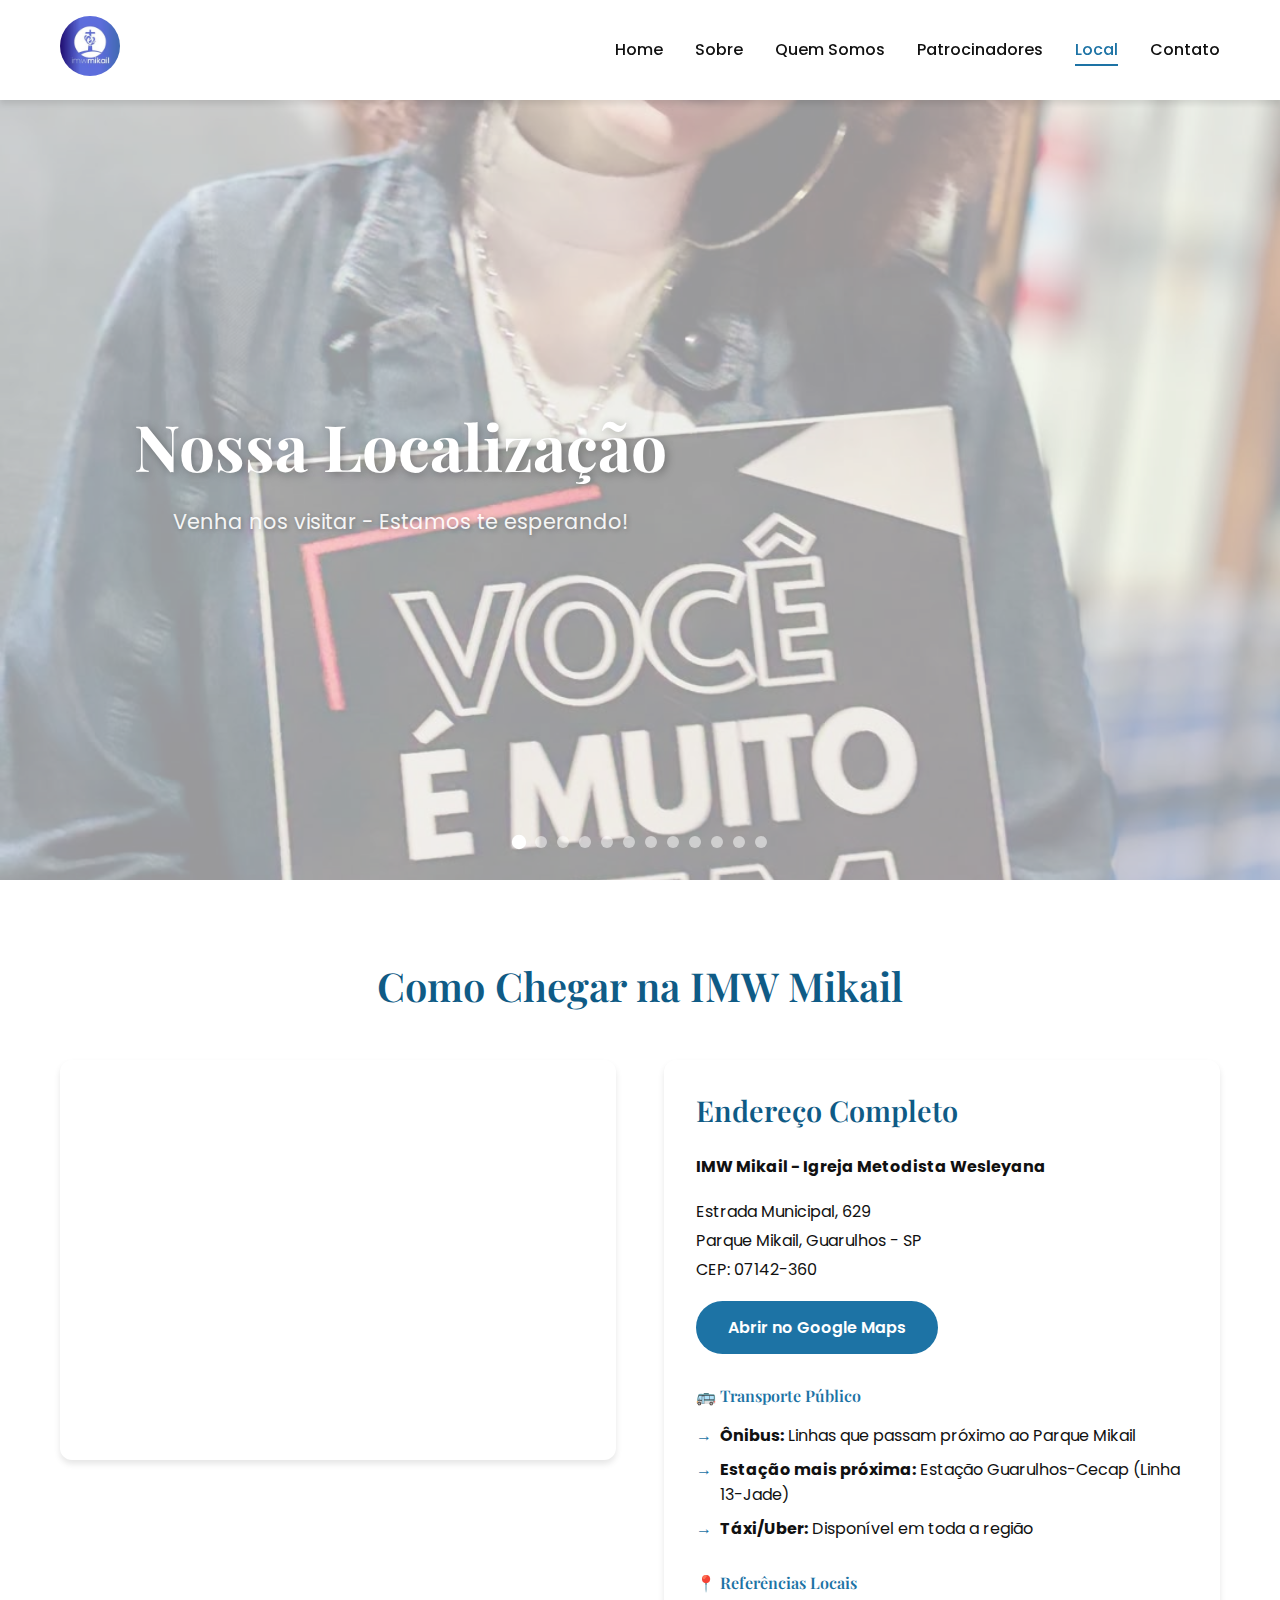
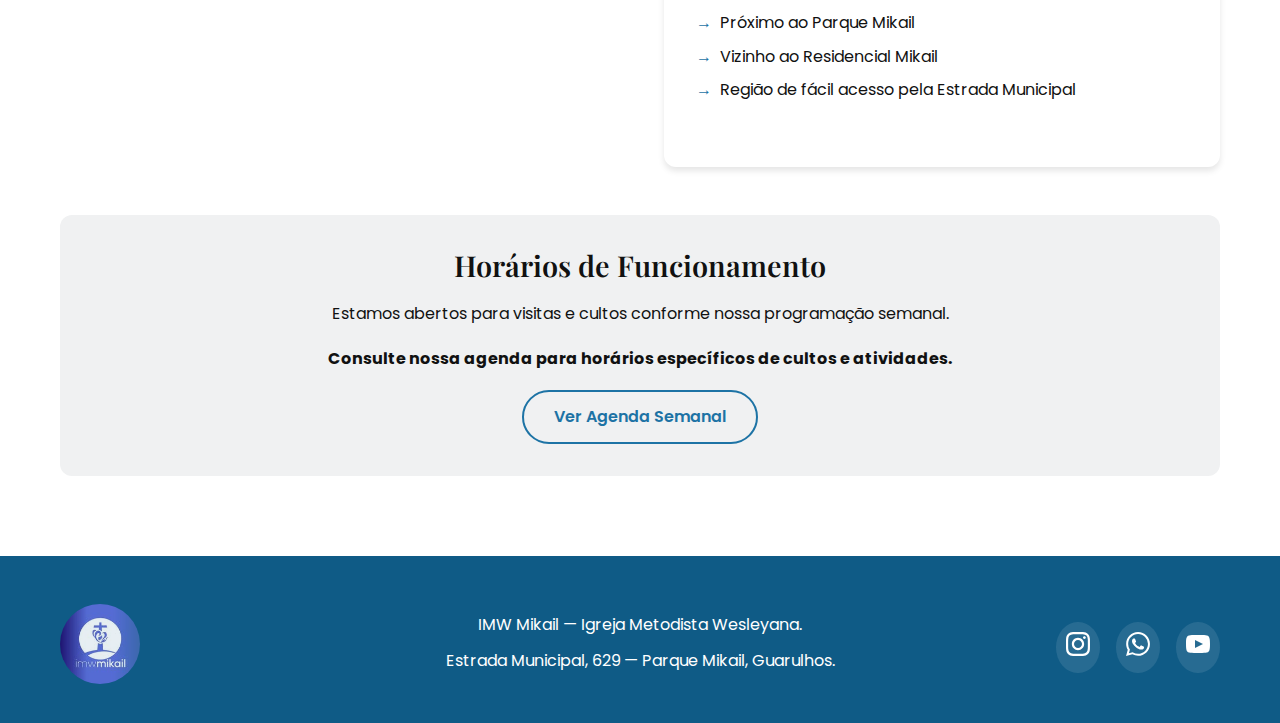
<file: local.html>
<!DOCTYPE html>
<html lang="pt-BR">
<head>
    <meta charset="UTF-8">
    <meta name="viewport" content="width=device-width, initial-scale=1.0">
    <meta name="description" content="Localização da IMW Mikail - Estrada Municipal, 629 - Parque Mikail, Guarulhos">
    <title>Localização - IMW Mikail</title>
    <link rel="stylesheet" href="css/style.css">
    <link rel="preconnect" href="https://fonts.googleapis.com">
    <link rel="preconnect" href="https://fonts.gstatic.com" crossorigin>
    <link href="https://fonts.googleapis.com/css2?family=Playfair+Display:wght@400;600;700&family=Poppins:wght@300;400;500;600&display=swap" rel="stylesheet">
    <link rel="icon" href="assets/logo-imw.jpg">
</head>
<body>
    <header>
        <div class="container">
            <a href="index.html" class="logo">
                <img src="assets/logo-imw.jpg" alt="IMW - Igreja Metodista Wesleyana">
            </a>
            <nav>
                <button class="menu-toggle" aria-label="Abrir menu" aria-expanded="false">
                    <span></span>
                    <span></span>
                    <span></span>
                </button>
                <ul class="nav-menu">
                    <li><a href="index.html">Home</a></li>
                    <li><a href="sobre.html">Sobre</a></li>
                    <li><a href="quem-somos.html">Quem Somos</a></li>
                    <li><a href="patrocinadores.html">Patrocinadores</a></li>
                    <li><a href="local.html">Local</a></li>
                    <li><a href="contato.html">Contato</a></li>
                </ul>
            </nav>
        </div>
    </header>

    <main>
        <section class="hero">
            <div class="carousel-container">
                <div class="carousel-slides">
                </div>
                <div class="carousel-overlay"></div>
                <div class="carousel-controls">
                </div>
                <div class="carousel-indicators"></div>
            </div>
            <div class="page-hero-content">
                <h1>Nossa Localização</h1>
                <p>Venha nos visitar - Estamos te esperando!</p>
            </div>
        </section>

        <section class="location-section">
            <div class="container">
                <h2>Como Chegar na IMW Mikail</h2>
                
                <div class="location-content">
                    <div class="map-container">
                        <iframe 
                            src="https://www.google.com/maps?q=Igreja+Metodista+Wesleyana+-+Estrada+Municipal,+629+-+Mikail+II,+Guarulhos+-+SP,+07142-360&output=embed"
                            allowfullscreen="" 
                            loading="lazy"
                            referrerpolicy="no-referrer-when-downgrade">
                        </iframe>
                    </div>
                    
                    <div class="location-info">
                        <h3>Endereço Completo</h3>
                        <p><strong>IMW Mikail - Igreja Metodista Wesleyana</strong></p>
                        <p>Estrada Municipal, 629<br>
                        Parque Mikail, Guarulhos - SP<br>
                        CEP: 07142-360</p>
                        
                        <a href="https://www.google.com/maps?q=Igreja+Metodista+Wesleyana+-+Estrada+Municipal,+629+-+Mikail+II,+Guarulhos+-+SP,+07142-360&ftid=0x94ce7d56c820b21b:0xa350a619a6286f72" 
                           target="_blank" 
                           class="btn btn-primary">
                            Abrir no Google Maps
                        </a>
                        
                        <div class="transport-info">
                            <h4>🚌 Transporte Público</h4>
                            <ul>
                                <li><strong>Ônibus:</strong> Linhas que passam próximo ao Parque Mikail</li>
                                <li><strong>Estação mais próxima:</strong> Estação Guarulhos-Cecap (Linha 13-Jade)</li>
                                <li><strong>Táxi/Uber:</strong> Disponível em toda a região</li>
                            </ul>
                        </div>
                        
                        <div class="transport-info">
                            <h4>📍 Referências Locais</h4>
                            <ul>
                                <li>Próximo ao Parque Mikail</li>
                                <li>Vizinho ao Residencial Mikail</li>
                                <li>Região de fácil acesso pela Estrada Municipal</li>
                            </ul>
                        </div>
                        
                    </div>
                </div>
                
                <div style="text-align: center; margin-top: 3rem; padding: 2rem; background: var(--light-gray); border-radius: 12px;">
                    <h3>Horários de Funcionamento</h3>
                    <p>Estamos abertos para visitas e cultos conforme nossa programação semanal.</p>
                    <p><strong>Consulte nossa agenda para horários específicos de cultos e atividades.</strong></p>
                    <a href="index.html#agenda" class="btn btn-outline">Ver Agenda Semanal</a>
                </div>
            </div>
        </section>
    </main>

    <footer>
        <div class="container">
            <div class="footer-content">
                <div class="footer-logo">
                    <img src="assets/logo-imw.jpg" alt="IMW - Igreja Metodista Wesleyana">
                </div>
                <div class="footer-info">
                    <p>IMW Mikail — Igreja Metodista Wesleyana.</p>
                    <p>Estrada Municipal, 629 — Parque Mikail, Guarulhos.</p>
                </div>
                <div class="footer-social">
                    <a href="https://www.instagram.com/imw.mikail" target="_blank" aria-label="Instagram">
                        <svg width="24" height="24" viewBox="0 0 24 24" fill="currentColor">
                            <path
                                d="M12 2.163c3.204 0 3.584.012 4.85.07 3.252.148 4.771 1.691 4.919 4.919.058 1.265.069 1.645.069 4.849 0 3.205-.012 3.584-.069 4.849-.149 3.225-1.664 4.771-4.919 4.919-1.266.058-1.644.07-4.85.07-3.204 0-3.584-.012-4.849-.07-3.26-.149-4.771-1.699-4.919-4.92-.058-1.265-.07-1.644-.07-4.849 0-3.204.013-3.583.07-4.849.149-3.227 1.664-4.771 4.919-4.919 1.266-.057 1.645-.069 4.849-.069zm0-2.163c-3.259 0-3.667.014-4.947.072-4.358.2-6.78 2.618-6.98 6.98-.059 1.281-.073 1.689-.073 4.948 0 3.259.014 3.668.072 4.948.2 4.358 2.618 6.78 6.98 6.98 1.281.058 1.689.072 4.948.072 3.259 0 3.668-.014 4.948-.072 4.354-.2 6.782-2.618 6.979-6.98.059-1.28.073-1.689.073-4.948 0-3.259-.014-3.667-.072-4.947-.196-4.354-2.617-6.78-6.979-6.98-1.281-.059-1.69-.073-4.949-.073zm0 5.838c-3.403 0-6.162 2.759-6.162 6.162s2.759 6.163 6.162 6.163 6.162-2.759 6.162-6.163c0-3.403-2.759-6.162-6.162-6.162zm0 10.162c-2.209 0-4-1.79-4-4 0-2.209 1.791-4 4-4s4 1.791 4 4c0 2.21-1.791 4-4 4zm6.406-11.845c-.796 0-1.441.645-1.441 1.44s.645 1.44 1.441 1.44c.795 0 1.439-.645 1.439-1.44s-.644-1.44-1.439-1.44z" />
                        </svg>
                    </a>
                    <a href="https://wa.me/5512981725436" target="_blank" aria-label="WhatsApp">
                        <svg width="24" height="24" viewBox="0 0 24 24" fill="currentColor">
                            <path
                                d="M17.472 14.382c-.297-.149-1.758-.867-2.03-.967-.273-.099-.471-.148-.67.15-.197.297-.767.966-.94 1.164-.173.199-.347.223-.644.075-.297-.15-1.255-.463-2.39-1.475-.883-.788-1.48-1.761-1.653-2.059-.173-.297-.018-.458.13-.606.134-.133.298-.347.446-.52.149-.174.198-.298.298-.497.099-.198.05-.371-.025-.52-.075-.149-.669-1.612-.916-2.207-.242-.579-.487-.5-.669-.51-.173-.008-.371-.01-.57-.01-.198 0-.52.074-.792.372-.272.297-1.04 1.016-1.04 2.479 0 1.462 1.065 2.875 1.213 3.074.149.198 2.096 3.2 5.077 4.487.709.306 1.262.489 1.694.625.712.227 1.36.195 1.871.118.571-.085 1.758-.719 2.006-1.413.248-.694.248-1.289.173-1.413-.074-.124-.272-.198-.57-.347m-5.421 7.403h-.004a9.87 9.87 0 01-5.031-1.378l-.361-.214-3.741.982.998-3.648-.235-.374a9.86 9.86 0 01-1.51-5.26c.001-5.45 4.436-9.884 9.888-9.884 2.64 0 5.122 1.03 6.988 2.898a9.825 9.825 0 012.893 6.994c-.003 5.45-4.437 9.884-9.885 9.884m8.413-18.297A11.815 11.815 0 0012.05 0C5.495 0 .16 5.335.157 11.892c0 2.096.547 4.142 1.588 5.945L.057 24l6.305-1.654a11.882 11.882 0 005.683 1.448h.005c6.554 0 11.89-5.335 11.893-11.893-.001-3.189-1.248-6.189-3.515-8.452" />
                        </svg>
                    </a>
                    <a href="https://www.youtube.com/@MetodistaWesleyanaMikail" target="_blank" aria-label="YouTube">
                        <svg width="24" height="24" viewBox="0 0 24 24" fill="currentColor">
                            <path
                                d="M19.615 3.184c-3.604-.246-11.631-.245-15.23 0-3.897.266-4.356 2.62-4.385 8.816.029 6.185.484 8.549 4.385 8.816 3.6.245 11.626.246 15.23 0 3.897-.266 4.356-2.62 4.385-8.816-.029-6.185-.484-8.549-4.385-8.816zm-10.615 12.816v-8l8 3.993-8 4.007z" />
                        </svg>
                    </a>
                </div>
            </div>
        </div>
    </footer>

    <script src="js/main.js"></script>
</body>
</html>
</file>
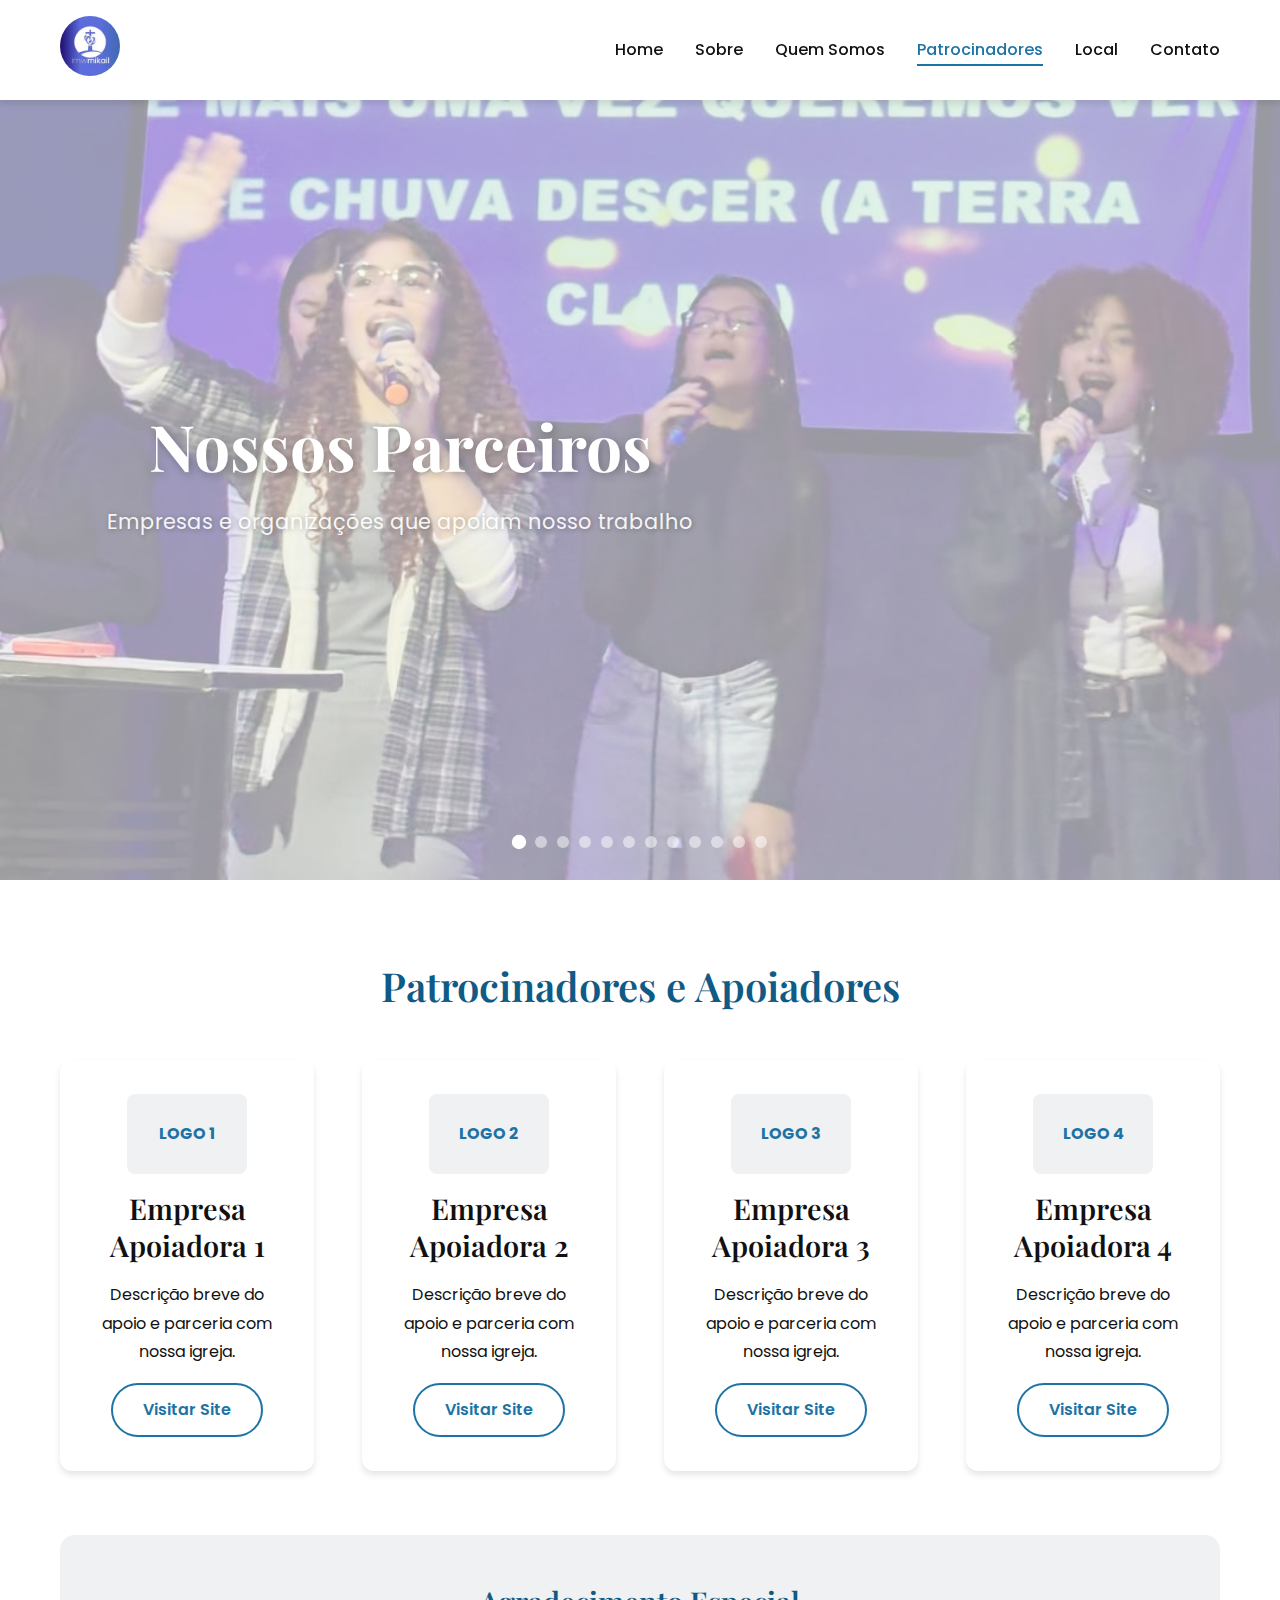
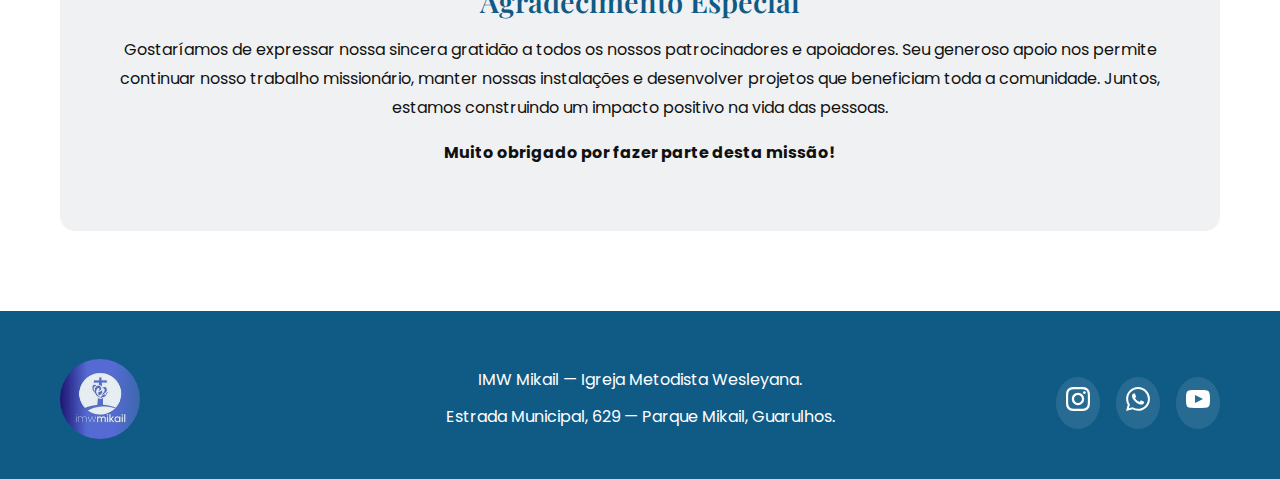
<file: patrocinadores.html>
<!DOCTYPE html>
<html lang="pt-BR">
<head>
    <meta charset="UTF-8">
    <meta name="viewport" content="width=device-width, initial-scale=1.0">
    <meta name="description" content="Conheça nossos patrocinadores e apoiadores - IMW Mikail">
    <title>Patrocinadores - IMW Mikail</title>
    <link rel="stylesheet" href="css/style.css">
    <link rel="preconnect" href="https://fonts.googleapis.com">
    <link rel="icon" href="https://imwmikail.github.io/site/favicon.ico" type="image/x-icon">
    <link rel="preconnect" href="https://fonts.gstatic.com" crossorigin>
    <link href="https://fonts.googleapis.com/css2?family=Playfair+Display:wght@400;600;700&family=Poppins:wght@300;400;500;600&display=swap" rel="stylesheet">
    <link rel="icon" href="assets/logo-imw.jpg">
</head>
<body>
    <header>
        <div class="container">
            <a href="index.html" class="logo">
                <img src="assets/logo-imw.jpg" alt="IMW - Igreja Metodista Wesleyana">
            </a>
            <nav>
                <button class="menu-toggle" aria-label="Abrir menu" aria-expanded="false">
                    <span></span>
                    <span></span>
                    <span></span>
                </button>
                <ul class="nav-menu">
                    <li><a href="index.html">Home</a></li>
                    <li><a href="sobre.html">Sobre</a></li>
                    <li><a href="quem-somos.html">Quem Somos</a></li>
                    <li><a href="patrocinadores.html">Patrocinadores</a></li>
                    <li><a href="local.html">Local</a></li>
                    <li><a href="contato.html">Contato</a></li>
                </ul>
            </nav>
        </div>
    </header>

    <main>
        <section class="hero">
            <div class="carousel-container">
                <div class="carousel-slides">
                </div>
                <div class="carousel-overlay"></div>
                <div class="carousel-controls">
                </div>
                <div class="carousel-indicators"></div>
            </div>
            <div class="page-hero-content">
                <h1>Nossos Parceiros</h1>
                <p>Empresas e organizações que apoiam nosso trabalho</p>
            </div>
        </section>

        <section class="sponsors-section">
            <div class="container">
                <h2>Patrocinadores e Apoiadores</h2>
                
                <div class="sponsors-grid">
                    <div class="sponsor-card">
                        <div class="sponsor-logo">
                            LOGO 1
                        </div>
                        <h3>Empresa Apoiadora 1</h3>
                        <p>Descrição breve do apoio e parceria com nossa igreja.</p>
                        <a href="#" target="_blank" class="btn btn-outline">Visitar Site</a>
                    </div>
                    
                    <div class="sponsor-card">
                        <div class="sponsor-logo">
                            LOGO 2
                        </div>
                        <h3>Empresa Apoiadora 2</h3>
                        <p>Descrição breve do apoio e parceria com nossa igreja.</p>
                        <a href="#" target="_blank" class="btn btn-outline">Visitar Site</a>
                    </div>
                    
                    <div class="sponsor-card">
                        <div class="sponsor-logo">
                            LOGO 3
                        </div>
                        <h3>Empresa Apoiadora 3</h3>
                        <p>Descrição breve do apoio e parceria com nossa igreja.</p>
                        <a href="#" target="_blank" class="btn btn-outline">Visitar Site</a>
                    </div>
                    
                    <div class="sponsor-card">
                        <div class="sponsor-logo">
                            LOGO 4
                        </div>
                        <h3>Empresa Apoiadora 4</h3>
                        <p>Descrição breve do apoio e parceria com nossa igreja.</p>
                        <a href="#" target="_blank" class="btn btn-outline">Visitar Site</a>
                    </div>
                </div>
                
                <div class="thanks-text">
                    <h3>Agradecimento Especial</h3>
                    <p>Gostaríamos de expressar nossa sincera gratidão a todos os nossos patrocinadores e apoiadores. Seu generoso apoio nos permite continuar nosso trabalho missionário, manter nossas instalações e desenvolver projetos que beneficiam toda a comunidade. Juntos, estamos construindo um impacto positivo na vida das pessoas.</p>
                    <p><strong>Muito obrigado por fazer parte desta missão!</strong></p>
                </div>
            </div>
        </section>
    </main>

     <footer>
        <div class="container">
            <div class="footer-content">
                <div class="footer-logo">
                    <img src="assets/logo-imw.jpg" alt="IMW - Igreja Metodista Wesleyana">
                </div>
                <div class="footer-info">
                    <p>IMW Mikail — Igreja Metodista Wesleyana.</p>
                    <p>Estrada Municipal, 629 — Parque Mikail, Guarulhos.</p>
                </div>
                <div class="footer-social">
                    <a href="https://www.instagram.com/imw.mikail" target="_blank" aria-label="Instagram">
                        <svg width="24" height="24" viewBox="0 0 24 24" fill="currentColor">
                            <path
                                d="M12 2.163c3.204 0 3.584.012 4.85.07 3.252.148 4.771 1.691 4.919 4.919.058 1.265.069 1.645.069 4.849 0 3.205-.012 3.584-.069 4.849-.149 3.225-1.664 4.771-4.919 4.919-1.266.058-1.644.07-4.85.07-3.204 0-3.584-.012-4.849-.07-3.26-.149-4.771-1.699-4.919-4.92-.058-1.265-.07-1.644-.07-4.849 0-3.204.013-3.583.07-4.849.149-3.227 1.664-4.771 4.919-4.919 1.266-.057 1.645-.069 4.849-.069zm0-2.163c-3.259 0-3.667.014-4.947.072-4.358.2-6.78 2.618-6.98 6.98-.059 1.281-.073 1.689-.073 4.948 0 3.259.014 3.668.072 4.948.2 4.358 2.618 6.78 6.98 6.98 1.281.058 1.689.072 4.948.072 3.259 0 3.668-.014 4.948-.072 4.354-.2 6.782-2.618 6.979-6.98.059-1.28.073-1.689.073-4.948 0-3.259-.014-3.667-.072-4.947-.196-4.354-2.617-6.78-6.979-6.98-1.281-.059-1.69-.073-4.949-.073zm0 5.838c-3.403 0-6.162 2.759-6.162 6.162s2.759 6.163 6.162 6.163 6.162-2.759 6.162-6.163c0-3.403-2.759-6.162-6.162-6.162zm0 10.162c-2.209 0-4-1.79-4-4 0-2.209 1.791-4 4-4s4 1.791 4 4c0 2.21-1.791 4-4 4zm6.406-11.845c-.796 0-1.441.645-1.441 1.44s.645 1.44 1.441 1.44c.795 0 1.439-.645 1.439-1.44s-.644-1.44-1.439-1.44z" />
                        </svg>
                    </a>
                    <a href="https://wa.me/5512981725436" target="_blank" aria-label="WhatsApp">
                        <svg width="24" height="24" viewBox="0 0 24 24" fill="currentColor">
                            <path
                                d="M17.472 14.382c-.297-.149-1.758-.867-2.03-.967-.273-.099-.471-.148-.67.15-.197.297-.767.966-.94 1.164-.173.199-.347.223-.644.075-.297-.15-1.255-.463-2.39-1.475-.883-.788-1.48-1.761-1.653-2.059-.173-.297-.018-.458.13-.606.134-.133.298-.347.446-.52.149-.174.198-.298.298-.497.099-.198.05-.371-.025-.52-.075-.149-.669-1.612-.916-2.207-.242-.579-.487-.5-.669-.51-.173-.008-.371-.01-.57-.01-.198 0-.52.074-.792.372-.272.297-1.04 1.016-1.04 2.479 0 1.462 1.065 2.875 1.213 3.074.149.198 2.096 3.2 5.077 4.487.709.306 1.262.489 1.694.625.712.227 1.36.195 1.871.118.571-.085 1.758-.719 2.006-1.413.248-.694.248-1.289.173-1.413-.074-.124-.272-.198-.57-.347m-5.421 7.403h-.004a9.87 9.87 0 01-5.031-1.378l-.361-.214-3.741.982.998-3.648-.235-.374a9.86 9.86 0 01-1.51-5.26c.001-5.45 4.436-9.884 9.888-9.884 2.64 0 5.122 1.03 6.988 2.898a9.825 9.825 0 012.893 6.994c-.003 5.45-4.437 9.884-9.885 9.884m8.413-18.297A11.815 11.815 0 0012.05 0C5.495 0 .16 5.335.157 11.892c0 2.096.547 4.142 1.588 5.945L.057 24l6.305-1.654a11.882 11.882 0 005.683 1.448h.005c6.554 0 11.89-5.335 11.893-11.893-.001-3.189-1.248-6.189-3.515-8.452" />
                        </svg>
                    </a>
                    <a href="https://www.youtube.com/@MetodistaWesleyanaMikail" target="_blank" aria-label="YouTube">
                        <svg width="24" height="24" viewBox="0 0 24 24" fill="currentColor">
                            <path
                                d="M19.615 3.184c-3.604-.246-11.631-.245-15.23 0-3.897.266-4.356 2.62-4.385 8.816.029 6.185.484 8.549 4.385 8.816 3.6.245 11.626.246 15.23 0 3.897-.266 4.356-2.62 4.385-8.816-.029-6.185-.484-8.549-4.385-8.816zm-10.615 12.816v-8l8 3.993-8 4.007z" />
                        </svg>
                    </a>
                </div>
            </div>
        </div>
    </footer>

    <script src="js/main.js"></script>
</body>
</html>
</file>
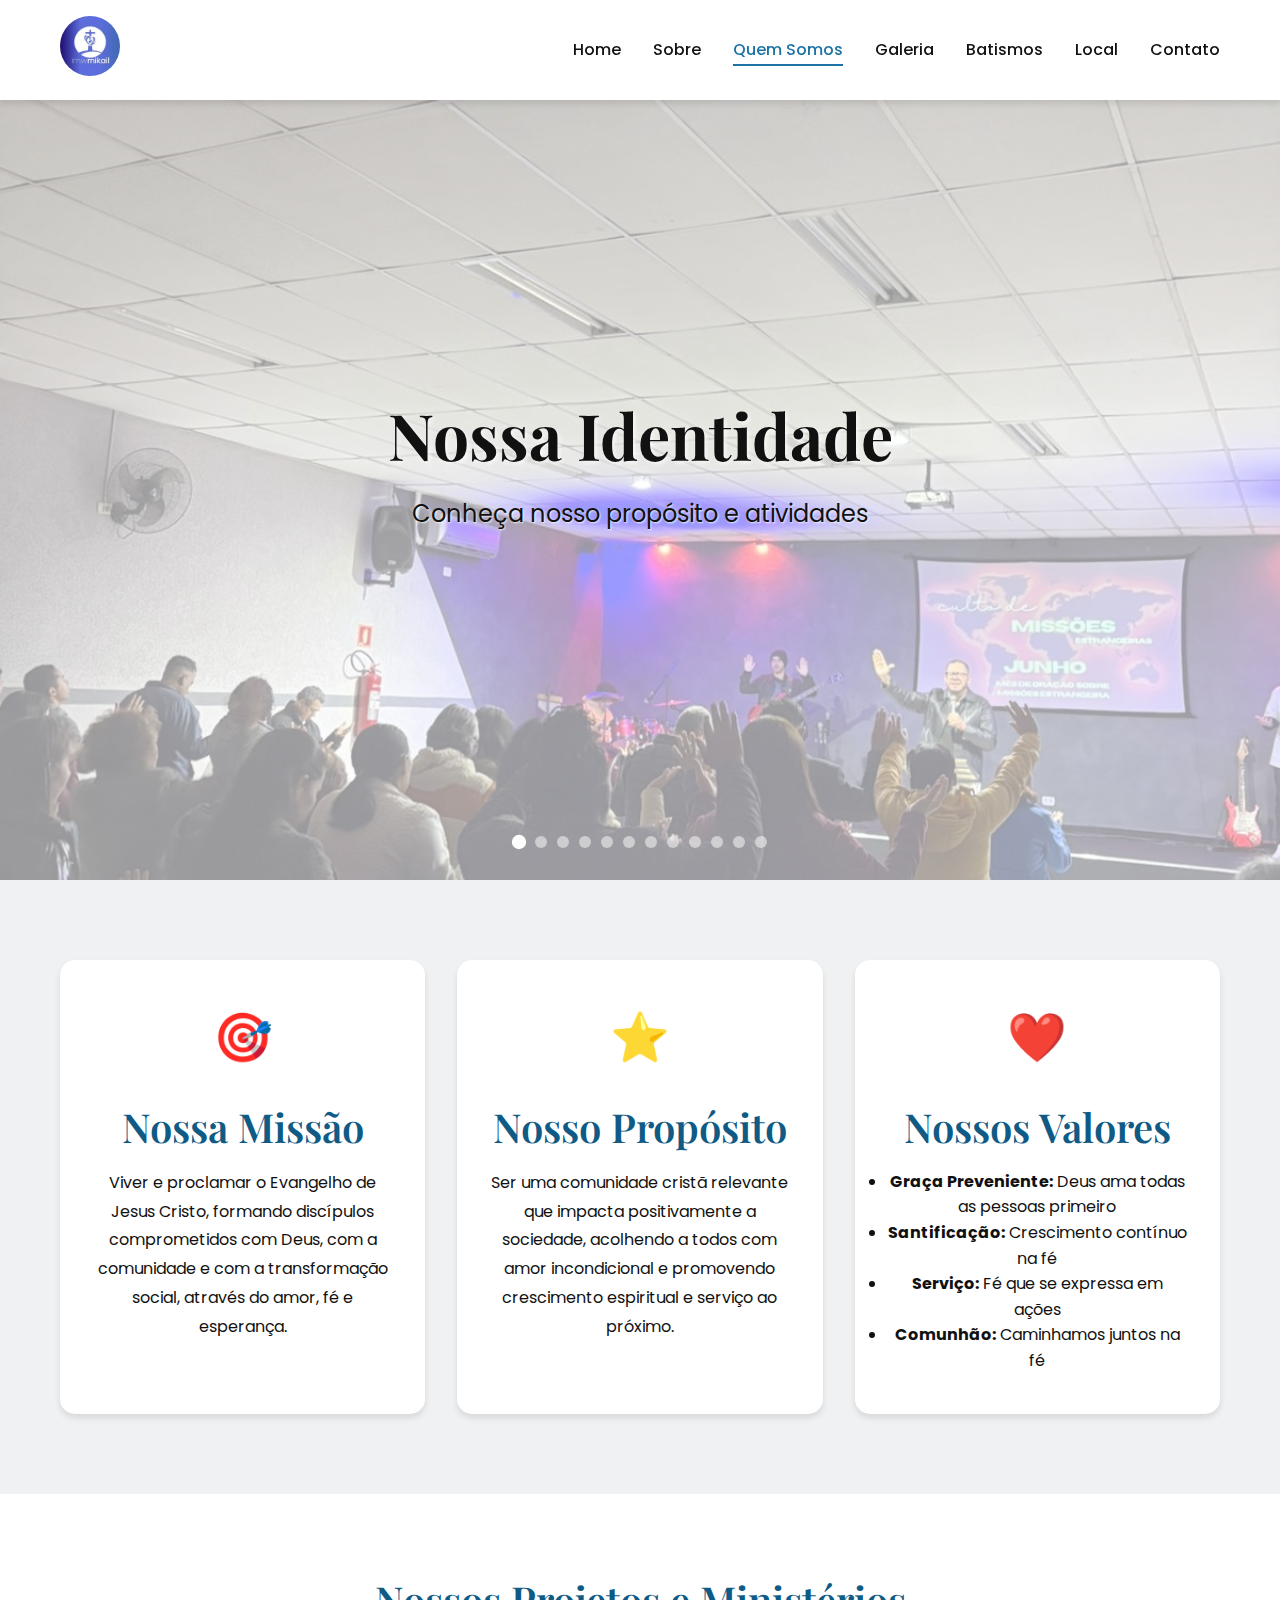
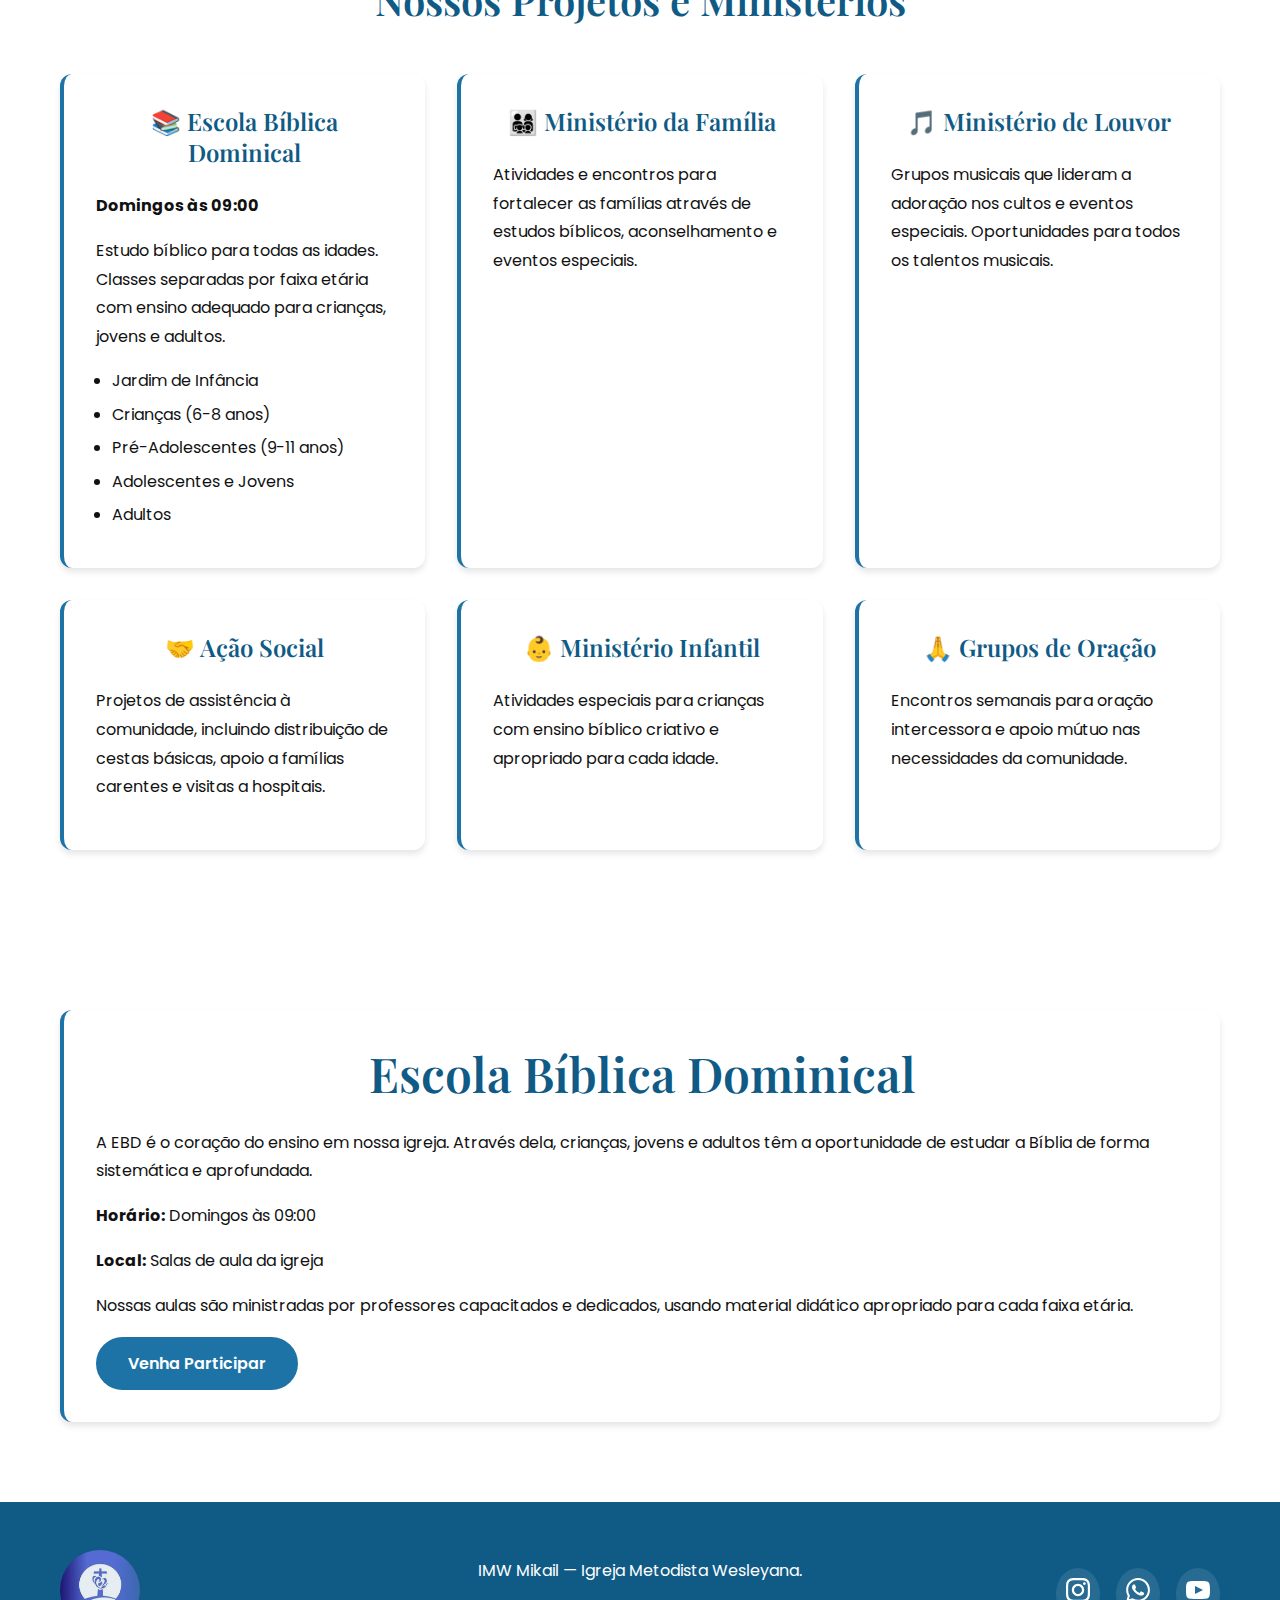
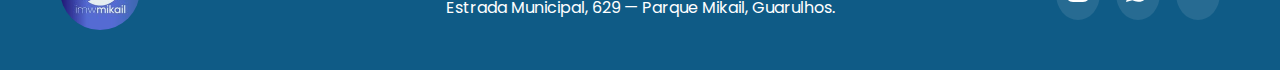
<file: quem-somos.html>
<!DOCTYPE html>
<html lang="pt-BR">
<head>
    <meta charset="UTF-8">
    <meta name="viewport" content="width=device-width, initial-scale=1.0">
    <meta name="description" content="Conheça o propósito e projetos da IMW Mikail - Igreja Metodista Wesleyana.">
    <title>Quem Somos - IMW Mikail</title>
    <link rel="stylesheet" href="css/style.css">
    <link rel="preconnect" href="https://fonts.googleapis.com">
    <link rel="icon" href="https://imwmikail.github.io/site/favicon.ico" type="image/x-icon">
    <link rel="preconnect" href="https://fonts.gstatic.com" crossorigin>
    <link href="https://fonts.googleapis.com/css2?family=Playfair+Display:wght@400;600;700&family=Poppins:wght@300;400;500;600&display=swap" rel="stylesheet">
    <link rel="icon" href="assets/logo-imw.jpg">
</head>
<body>
    <header>
        <div class="container">
            <a href="index.html" class="logo">
                <img src="assets/logo-imw.jpg" alt="IMW - Igreja Metodista Wesleyana">
            </a>
            <nav>
                <button class="menu-toggle" aria-label="Abrir menu" aria-expanded="false">
                    <span></span>
                    <span></span>
                    <span></span>
                </button>
                <ul class="nav-menu">
                    <li><a href="index.html">Home</a></li>
                    <li><a href="sobre.html">Sobre</a></li>
                    <li><a href="quem-somos.html">Quem Somos</a></li>
                    <li><a href="galeria.html">Galeria</a></li>
                    <li><a href="batismos.html">Batismos</a></li>
                    <li><a href="local.html">Local</a></li>
                    <li><a href="contato.html">Contato</a></li>
                </ul>
            </nav>
        </div>
    </header>

    <main>
        <section class="hero">
            <div class="carousel-container">
                <div class="carousel-slides">
                </div>
                <div class="carousel-overlay"></div>
                <div class="carousel-controls">
                </div>
                <div class="carousel-indicators"></div>
            </div>
            <div class="hero-content">
                <h1>Nossa Identidade</h1>
                <p>Conheça nosso propósito e atividades</p>
            </div>
        </section>

        <section class="identity-section">
            <div class="container">
                <div class="identity-grid">
                    <div class="identity-card">
                        <div class="identity-icon">🎯</div>
                        <h2>Nossa Missão</h2>
                        <p>Viver e proclamar o Evangelho de Jesus Cristo, formando discípulos comprometidos com Deus, com a comunidade e com a transformação social, através do amor, fé e esperança.</p>
                    </div>
                    
                    <div class="identity-card">
                        <div class="identity-icon">⭐</div>
                        <h2>Nosso Propósito</h2>
                        <p>Ser uma comunidade cristã relevante que impacta positivamente a sociedade, acolhendo a todos com amor incondicional e promovendo crescimento espiritual e serviço ao próximo.</p>
                    </div>
                    
                    <div class="identity-card">
                        <div class="identity-icon">❤️</div>
                        <h2>Nossos Valores</h2>
                        <ul>
                            <li><strong>Graça Preveniente:</strong> Deus ama todas as pessoas primeiro</li>
                            <li><strong>Santificação:</strong> Crescimento contínuo na fé</li>
                            <li><strong>Serviço:</strong> Fé que se expressa em ações</li>
                            <li><strong>Comunhão:</strong> Caminhamos juntos na fé</li>
                        </ul>
                    </div>
                </div>
            </div>
        </section>

        <section class="projects-section">
            <div class="container">
                <h2>Nossos Projetos e Ministérios</h2>
                <div class="projects-grid">
                    <div class="project-card">
                        <h3>📚 Escola Bíblica Dominical</h3>
                        <p><strong>Domingos às 09:00</strong></p>
                        <p>Estudo bíblico para todas as idades. Classes separadas por faixa etária com ensino adequado para crianças, jovens e adultos.</p>
                        <ul>
                            <li>Jardim de Infância</li>
                            <li>Crianças (6-8 anos)</li>
                            <li>Pré-Adolescentes (9-11 anos)</li>
                            <li>Adolescentes e Jovens</li>
                            <li>Adultos</li>
                        </ul>
                    </div>
                    
                    <div class="project-card">
                        <h3>👨‍👩‍👧‍👦 Ministério da Família</h3>
                        <p>Atividades e encontros para fortalecer as famílias através de estudos bíblicos, aconselhamento e eventos especiais.</p>
                    </div>
                    
                    <div class="project-card">
                        <h3>🎵 Ministério de Louvor</h3>
                        <p>Grupos musicais que lideram a adoração nos cultos e eventos especiais. Oportunidades para todos os talentos musicais.</p>
                    </div>
                    
                    <div class="project-card">
                        <h3>🤝 Ação Social</h3>
                        <p>Projetos de assistência à comunidade, incluindo distribuição de cestas básicas, apoio a famílias carentes e visitas a hospitais.</p>
                    </div>
                    
                    <div class="project-card">
                        <h3>👶 Ministério Infantil</h3>
                        <p>Atividades especiais para crianças com ensino bíblico criativo e apropriado para cada idade.</p>
                    </div>
                    
                    <div class="project-card">
                        <h3>🙏 Grupos de Oração</h3>
                        <p>Encontros semanais para oração intercessora e apoio mútuo nas necessidades da comunidade.</p>
                    </div>
                </div>
            </div>
        </section>

        <section class="projects-section">
            <div class="container">
                <div class="projects-grid">
                        <div class="project-card">
                             <h2>Escola Bíblica Dominical</h2>
                            <p>A EBD é o coração do ensino em nossa igreja. Através dela, crianças, jovens e adultos têm a oportunidade de estudar a Bíblia de forma sistemática e aprofundada.</p>
                            <p><strong>Horário:</strong> Domingos às 09:00</p>
                            <p><strong>Local:</strong> Salas de aula da igreja</p>
                            <p>Nossas aulas são ministradas por professores capacitados e dedicados, usando material didático apropriado para cada faixa etária.</p>
                            <a href="local.html" class="btn btn-primary">Venha Participar</a>
                        </div>
                    </div>
                </div>
            </div>
        </section>
    </main>

    <footer>
        <div class="container">
            <div class="footer-content">
                <div class="footer-logo">
                    <img src="assets/logo-imw.jpg" alt="IMW - Igreja Metodista Wesleyana">
                </div>
                <div class="footer-info">
                    <p>IMW Mikail — Igreja Metodista Wesleyana.</p>
                    <p>Estrada Municipal, 629 — Parque Mikail, Guarulhos.</p>
                </div>
                <div class="footer-social">
                    <a href="https://www.instagram.com/imw.mikail" target="_blank" aria-label="Instagram">
                        <svg width="24" height="24" viewBox="0 0 24 24" fill="currentColor">
                            <path
                                d="M12 2.163c3.204 0 3.584.012 4.85.07 3.252.148 4.771 1.691 4.919 4.919.058 1.265.069 1.645.069 4.849 0 3.205-.012 3.584-.069 4.849-.149 3.225-1.664 4.771-4.919 4.919-1.266.058-1.644.07-4.85.07-3.204 0-3.584-.012-4.849-.07-3.26-.149-4.771-1.699-4.919-4.92-.058-1.265-.07-1.644-.07-4.849 0-3.204.013-3.583.07-4.849.149-3.227 1.664-4.771 4.919-4.919 1.266-.057 1.645-.069 4.849-.069zm0-2.163c-3.259 0-3.667.014-4.947.072-4.358.2-6.78 2.618-6.98 6.98-.059 1.281-.073 1.689-.073 4.948 0 3.259.014 3.668.072 4.948.2 4.358 2.618 6.78 6.98 6.98 1.281.058 1.689.072 4.948.072 3.259 0 3.668-.014 4.948-.072 4.354-.2 6.782-2.618 6.979-6.98.059-1.28.073-1.689.073-4.948 0-3.259-.014-3.667-.072-4.947-.196-4.354-2.617-6.78-6.979-6.98-1.281-.059-1.69-.073-4.949-.073zm0 5.838c-3.403 0-6.162 2.759-6.162 6.162s2.759 6.163 6.162 6.163 6.162-2.759 6.162-6.163c0-3.403-2.759-6.162-6.162-6.162zm0 10.162c-2.209 0-4-1.79-4-4 0-2.209 1.791-4 4-4s4 1.791 4 4c0 2.21-1.791 4-4 4zm6.406-11.845c-.796 0-1.441.645-1.441 1.44s.645 1.44 1.441 1.44c.795 0 1.439-.645 1.439-1.44s-.644-1.44-1.439-1.44z" />
                        </svg>
                    </a>
                    <a href="https://wa.me/5512981725436" target="_blank" aria-label="WhatsApp">
                        <svg width="24" height="24" viewBox="0 0 24 24" fill="currentColor">
                            <path
                                d="M17.472 14.382c-.297-.149-1.758-.867-2.03-.967-.273-.099-.471-.148-.67.15-.197.297-.767.966-.94 1.164-.173.199-.347.223-.644.075-.297-.15-1.255-.463-2.39-1.475-.883-.788-1.48-1.761-1.653-2.059-.173-.297-.018-.458.13-.606.134-.133.298-.347.446-.52.149-.174.198-.298.298-.497.099-.198.05-.371-.025-.52-.075-.149-.669-1.612-.916-2.207-.242-.579-.487-.5-.669-.51-.173-.008-.371-.01-.57-.01-.198 0-.52.074-.792.372-.272.297-1.04 1.016-1.04 2.479 0 1.462 1.065 2.875 1.213 3.074.149.198 2.096 3.2 5.077 4.487.709.306 1.262.489 1.694.625.712.227 1.36.195 1.871.118.571-.085 1.758-.719 2.006-1.413.248-.694.248-1.289.173-1.413-.074-.124-.272-.198-.57-.347m-5.421 7.403h-.004a9.87 9.87 0 01-5.031-1.378l-.361-.214-3.741.982.998-3.648-.235-.374a9.86 9.86 0 01-1.51-5.26c.001-5.45 4.436-9.884 9.888-9.884 2.64 0 5.122 1.03 6.988 2.898a9.825 9.825 0 012.893 6.994c-.003 5.45-4.437 9.884-9.885 9.884m8.413-18.297A11.815 11.815 0 0012.05 0C5.495 0 .16 5.335.157 11.892c0 2.096.547 4.142 1.588 5.945L.057 24l6.305-1.654a11.882 11.882 0 005.683 1.448h.005c6.554 0 11.89-5.335 11.893-11.893-.001-3.189-1.248-6.189-3.515-8.452" />
                        </svg>
                    </a>
                    <a href="https://www.youtube.com/@MetodistaWesleyanaMikail" target="_blank" aria-label="YouTube">
                        <svg width="24" height="24" viewBox="0 0 24 24" fill="currentColor">
                            <path
                                d="M19.615 3.184c-3.604-.246-11.631-.245-15.23 0-3.897.266-4.356 2.62-4.385 8.816.029 6.185.484 8.549 4.385 8.816 3.6.245 11.626.246 15.23 0 3.897-.266 4.356-2.62 4.385-8.816-.029-6.185-.484-8.549-4.385-8.816zm-10.615 12.816v-8l8 3.993-8 4.007z" />
                        </svg>
                    </a>
                </div>
            </div>
        </div>
    </footer>

    <script src="js/main.js"></script>
</body>
</html>
</file>
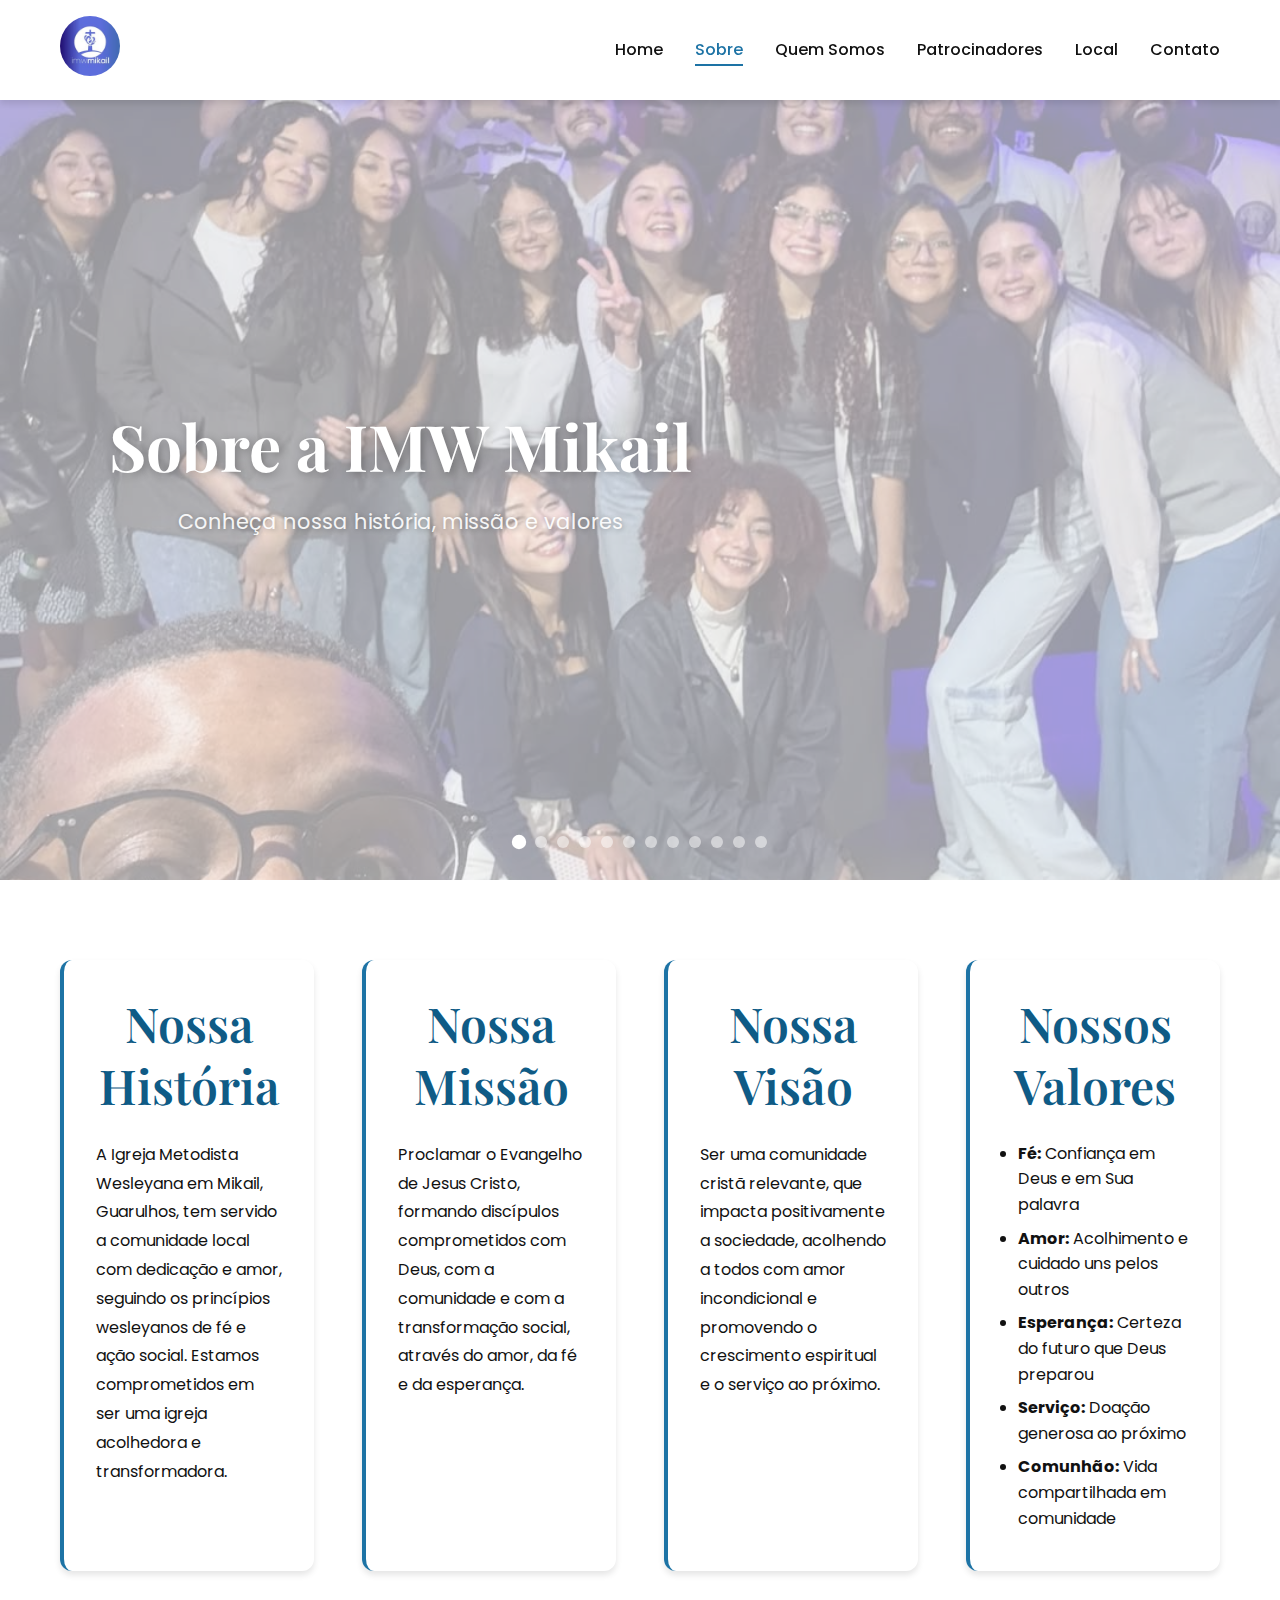
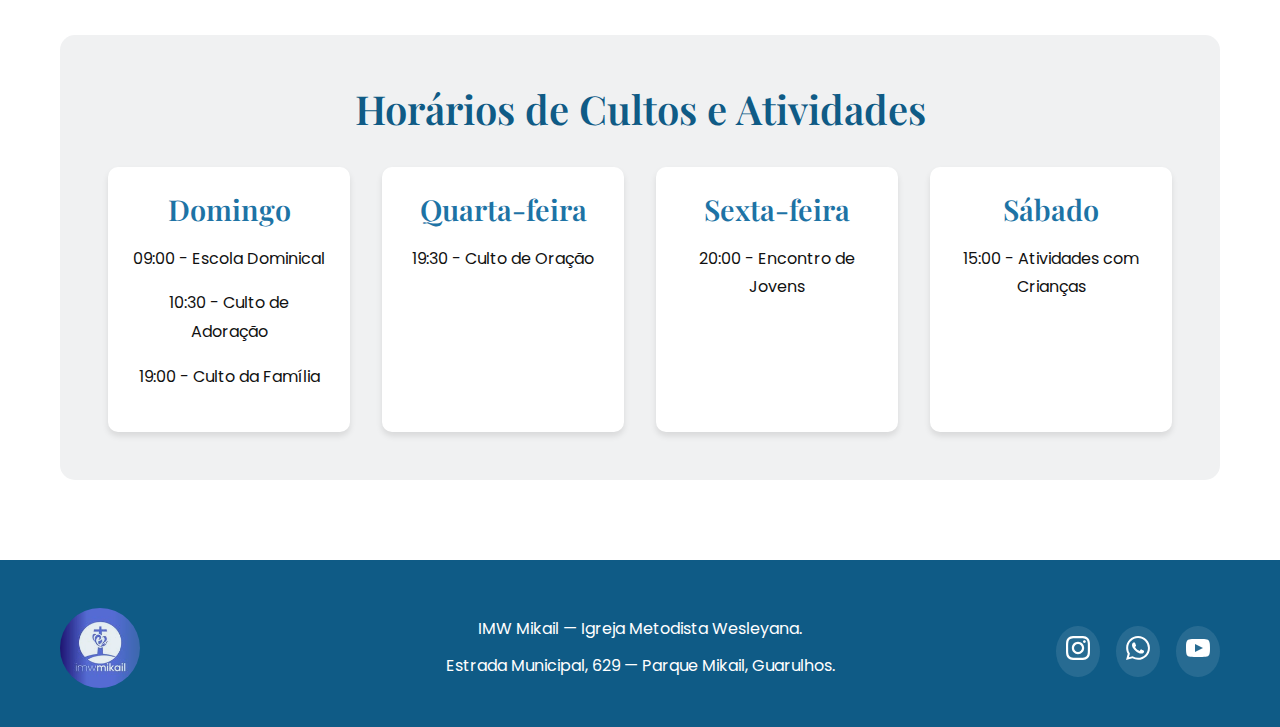
<file: sobre.html>
<!DOCTYPE html>
<html lang="pt-BR">
<head>
    <meta charset="UTF-8">
    <meta name="viewport" content="width=device-width, initial-scale=1.0">
    <meta name="description" content="Conheça mais sobre a IMW Mikail - nossa missão, visão e valores.">
    <title>Sobre - IMW Mikail</title>
    <link rel="stylesheet" href="css/style.css">
    <link rel="preconnect" href="https://fonts.googleapis.com">
    <link rel="icon" href="https://imwmikail.github.io/site/favicon.ico" type="image/x-icon">
    <link rel="preconnect" href="https://fonts.gstatic.com" crossorigin>
    <link href="https://fonts.googleapis.com/css2?family=Playfair+Display:wght@400;600;700&family=Poppins:wght@300;400;500;600&display=swap" rel="stylesheet">
    <link rel="icon" href="assets/logo-imw.jpg">
</head>
<body>
    <header>
        <div class="container">
            <a href="index.html" class="logo">
                <img src="assets/logo-imw.jpg" alt="IMW - Igreja Metodista Wesleyana">
            </a>
            <nav>
                <button class="menu-toggle" aria-label="Abrir menu" aria-expanded="false">
                    <span></span>
                    <span></span>
                    <span></span>
                </button>
                <ul class="nav-menu">
                    <li><a href="index.html">Home</a></li>
                    <li><a href="sobre.html">Sobre</a></li>
                    <li><a href="quem-somos.html">Quem Somos</a></li>
                    <li><a href="patrocinadores.html">Patrocinadores</a></li>
                    <li><a href="local.html">Local</a></li>
                    <li><a href="contato.html">Contato</a></li>
                </ul>
            </nav>
        </div>
    </header>

    <main>
        <section class="hero">
            <div class="carousel-container">
                <div class="carousel-slides">
                </div>
                <div class="carousel-overlay"></div>
                <div class="carousel-controls">
                </div>
                <div class="carousel-indicators"></div>
            </div>
            <div class="page-hero-content">
                <h1>Sobre a IMW Mikail</h1>
                <p>Conheça nossa história, missão e valores</p>
            </div>
        </section>

        <section class="about-content">
            <div class="container">
                <div class="about-grid">
                    <div class="project-card">
                        <h2>Nossa História</h2>
                        <p>A Igreja Metodista Wesleyana em Mikail, Guarulhos, tem servido a comunidade local com dedicação e amor, seguindo os princípios wesleyanos de fé e ação social. Estamos comprometidos em ser uma igreja acolhedora e transformadora.</p>
                    </div>
                    
                    <div class="project-card">
                        <h2>Nossa Missão</h2>
                        <p>Proclamar o Evangelho de Jesus Cristo, formando discípulos comprometidos com Deus, com a comunidade e com a transformação social, através do amor, da fé e da esperança.</p>
                    </div>
                    
                    <div class="project-card">
                        <h2>Nossa Visão</h2>
                        <p>Ser uma comunidade cristã relevante, que impacta positivamente a sociedade, acolhendo a todos com amor incondicional e promovendo o crescimento espiritual e o serviço ao próximo.</p>
                    </div>
                    
                    <div class="project-card">
                        <h2>Nossos Valores</h2>
                        <ul>
                            <li><strong>Fé:</strong> Confiança em Deus e em Sua palavra</li>
                            <li><strong>Amor:</strong> Acolhimento e cuidado uns pelos outros</li>
                            <li><strong>Esperança:</strong> Certeza do futuro que Deus preparou</li>
                            <li><strong>Serviço:</strong> Doação generosa ao próximo</li>
                            <li><strong>Comunhão:</strong> Vida compartilhada em comunidade</li>
                        </ul>
                    </div>
                </div>
                
                <div class="schedule-section">
                    <h2>Horários de Cultos e Atividades</h2>
                    <div class="schedule-grid">
                        <div class="schedule-item">
                            <h3>Domingo</h3>
                            <p>09:00 - Escola Dominical</p>
                            <p>10:30 - Culto de Adoração</p>
                            <p>19:00 - Culto da Família</p>
                        </div>
                        <div class="schedule-item">
                            <h3>Quarta-feira</h3>
                            <p>19:30 - Culto de Oração</p>
                        </div>
                        <div class="schedule-item">
                            <h3>Sexta-feira</h3>
                            <p>20:00 - Encontro de Jovens</p>
                        </div>
                        <div class="schedule-item">
                            <h3>Sábado</h3>
                            <p>15:00 - Atividades com Crianças</p>
                        </div>
                    </div>
                </div>
            </div>
        </section>
    </main>

     <footer>
        <div class="container">
            <div class="footer-content">
                <div class="footer-logo">
                    <img src="assets/logo-imw.jpg" alt="IMW - Igreja Metodista Wesleyana">
                </div>
                <div class="footer-info">
                    <p>IMW Mikail — Igreja Metodista Wesleyana.</p>
                    <p>Estrada Municipal, 629 — Parque Mikail, Guarulhos.</p>
                </div>
                <div class="footer-social">
                    <a href="https://www.instagram.com/imw.mikail" target="_blank" aria-label="Instagram">
                        <svg width="24" height="24" viewBox="0 0 24 24" fill="currentColor">
                            <path
                                d="M12 2.163c3.204 0 3.584.012 4.85.07 3.252.148 4.771 1.691 4.919 4.919.058 1.265.069 1.645.069 4.849 0 3.205-.012 3.584-.069 4.849-.149 3.225-1.664 4.771-4.919 4.919-1.266.058-1.644.07-4.85.07-3.204 0-3.584-.012-4.849-.07-3.26-.149-4.771-1.699-4.919-4.92-.058-1.265-.07-1.644-.07-4.849 0-3.204.013-3.583.07-4.849.149-3.227 1.664-4.771 4.919-4.919 1.266-.057 1.645-.069 4.849-.069zm0-2.163c-3.259 0-3.667.014-4.947.072-4.358.2-6.78 2.618-6.98 6.98-.059 1.281-.073 1.689-.073 4.948 0 3.259.014 3.668.072 4.948.2 4.358 2.618 6.78 6.98 6.98 1.281.058 1.689.072 4.948.072 3.259 0 3.668-.014 4.948-.072 4.354-.2 6.782-2.618 6.979-6.98.059-1.28.073-1.689.073-4.948 0-3.259-.014-3.667-.072-4.947-.196-4.354-2.617-6.78-6.979-6.98-1.281-.059-1.69-.073-4.949-.073zm0 5.838c-3.403 0-6.162 2.759-6.162 6.162s2.759 6.163 6.162 6.163 6.162-2.759 6.162-6.163c0-3.403-2.759-6.162-6.162-6.162zm0 10.162c-2.209 0-4-1.79-4-4 0-2.209 1.791-4 4-4s4 1.791 4 4c0 2.21-1.791 4-4 4zm6.406-11.845c-.796 0-1.441.645-1.441 1.44s.645 1.44 1.441 1.44c.795 0 1.439-.645 1.439-1.44s-.644-1.44-1.439-1.44z" />
                        </svg>
                    </a>
                    <a href="https://wa.me/5512981725436" target="_blank" aria-label="WhatsApp">
                        <svg width="24" height="24" viewBox="0 0 24 24" fill="currentColor">
                            <path
                                d="M17.472 14.382c-.297-.149-1.758-.867-2.03-.967-.273-.099-.471-.148-.67.15-.197.297-.767.966-.94 1.164-.173.199-.347.223-.644.075-.297-.15-1.255-.463-2.39-1.475-.883-.788-1.48-1.761-1.653-2.059-.173-.297-.018-.458.13-.606.134-.133.298-.347.446-.52.149-.174.198-.298.298-.497.099-.198.05-.371-.025-.52-.075-.149-.669-1.612-.916-2.207-.242-.579-.487-.5-.669-.51-.173-.008-.371-.01-.57-.01-.198 0-.52.074-.792.372-.272.297-1.04 1.016-1.04 2.479 0 1.462 1.065 2.875 1.213 3.074.149.198 2.096 3.2 5.077 4.487.709.306 1.262.489 1.694.625.712.227 1.36.195 1.871.118.571-.085 1.758-.719 2.006-1.413.248-.694.248-1.289.173-1.413-.074-.124-.272-.198-.57-.347m-5.421 7.403h-.004a9.87 9.87 0 01-5.031-1.378l-.361-.214-3.741.982.998-3.648-.235-.374a9.86 9.86 0 01-1.51-5.26c.001-5.45 4.436-9.884 9.888-9.884 2.64 0 5.122 1.03 6.988 2.898a9.825 9.825 0 012.893 6.994c-.003 5.45-4.437 9.884-9.885 9.884m8.413-18.297A11.815 11.815 0 0012.05 0C5.495 0 .16 5.335.157 11.892c0 2.096.547 4.142 1.588 5.945L.057 24l6.305-1.654a11.882 11.882 0 005.683 1.448h.005c6.554 0 11.89-5.335 11.893-11.893-.001-3.189-1.248-6.189-3.515-8.452" />
                        </svg>
                    </a>
                    <a href="https://www.youtube.com/@MetodistaWesleyanaMikail" target="_blank" aria-label="YouTube">
                        <svg width="24" height="24" viewBox="0 0 24 24" fill="currentColor">
                            <path
                                d="M19.615 3.184c-3.604-.246-11.631-.245-15.23 0-3.897.266-4.356 2.62-4.385 8.816.029 6.185.484 8.549 4.385 8.816 3.6.245 11.626.246 15.23 0 3.897-.266 4.356-2.62 4.385-8.816-.029-6.185-.484-8.549-4.385-8.816zm-10.615 12.816v-8l8 3.993-8 4.007z" />
                        </svg>
                    </a>
                </div>
            </div>
        </div>
    </footer>

    <script src="js/main.js"></script>
</body>
</html>
</file>
<file: css/style.css>
:root {
    --dark-blue: #0F5B86;
    --medium-blue: #1D73A5;
    --light-blue:  #113C6E;
    --light-gray: #F0F1F2;
    --dark-gray: #111111;
    --white: #ffffff;
    --shadow: 0 4px 6px rgba(0, 0, 0, 0.1);
    --transition: all 0.3s ease;
}

* {
    margin: 0;
    padding: 0;
    box-sizing: border-box;
}

html {
    scroll-behavior: smooth;
}

body {
    font-family: 'Poppins', sans-serif;
    line-height: 1.6;
    color: var(--dark-gray);
    background: var(--white);
}

.container {
    max-width: 1200px;
    margin: 0 auto;
    padding: 0 20px;
}

h1, h2, h3, h4, h5, h6 {
    font-family: 'Playfair Display', serif;
    font-weight: 600;
    line-height: 1.3;
    margin-bottom: 1rem;
}

h1 {
    font-size: 3rem;
    font-weight: 700;
}

h2 {
    font-size: 2.5rem;
}

h3 {
    font-size: 1.8rem;
}

p {
    margin-bottom: 1rem;
    line-height: 1.8;
}

header {
    background: var(--white);
    box-shadow: var(--shadow);
    position: fixed;
    width: 100%;
    top: 0;
    z-index: 1000;
}

header .container {
    display: flex;
    justify-content: space-between;
    align-items: center;
    padding: 1rem 20px;
}

.logo img {
    height: 60px;
    width: auto;
    border-radius: 50%;
}
.logo img {
  transition: transform 0.35s ease, filter 0.35s ease;
}

.logo img:hover {
  transform: translateY(-3px) scale(1.03);
  filter: brightness(1.1);
}


.nav-menu {
    display: flex;
    list-style: none;
    gap: 2rem;
}

.nav-menu a {
    text-decoration: none;
    color: var(--dark-gray);
    font-weight: 500;
    transition: var(--transition);
    position: relative;
}

.nav-menu a:hover,
.nav-menu a.active {
    color: var(--medium-blue);
}

.nav-menu a::after {
    content: '';
    position: absolute;
    bottom: -5px;
    left: 0;
    width: 0;
    height: 2px;
    background: var(--medium-blue);
    transition: var(--transition);
}

.nav-menu a:hover::after,
.nav-menu a.active::after {
    width: 100%;
}

.menu-toggle {
    display: none;
    flex-direction: column;
    background: none;
    border: none;
    cursor: pointer;
    padding: 5px;
}

.menu-toggle span {
    width: 25px;
    height: 3px;
    background: var(--dark-gray);
    margin: 3px 0;
    transition: var(--transition);
}

.hero {
    position: relative;
    height: 100vh;
    overflow: hidden;
    margin-top: 80px;
}

.carousel-container {
    position: absolute;
    top: 0;
    left: 0;
    width: 100%;
    height: 100%;
}

.carousel-slides {
    position: relative;
    width: 100%;
    height: 100%;
}

.carousel-slide {
    position: absolute;
    top: 0;
    left: 0;
    width: 100%;
    height: 100%;
    opacity: 0;
    transition: opacity 1s ease-in-out;
}

.carousel-slide.active {
    opacity: 1;
}

.carousel-slide img {
    width: 100%;
    height: 100%;
    object-fit: cover;
}

.carousel-overlay {
    position: absolute;
    top: 0;
    left: 0;
    width: 100%;
    height: 100%;
    background: rgba(255, 255, 255, 0.6);
}

.carousel-controls {
    position: absolute;
    top: 50%;
    width: 100%;
    display: flex;
    justify-content: space-between;
    transform: translateY(-50%);
    padding: 0 2rem;
}

.carousel-prev,
.carousel-next {
    background: rgba(255, 255, 255, 0.8);
    border: none;
    width: 50px;
    height: 50px;
    border-radius: 50%;
    font-size: 1.5rem;
    cursor: pointer;
    transition: var(--transition);
    display: flex;
    align-items: center;
    justify-content: center;
}

.carousel-prev:hover,
.carousel-next:hover {
    background: var(--white);
    transform: scale(1.1);
}

.carousel-indicators {
    position: absolute;
    bottom: 2rem;
    left: 50%;
    transform: translateX(-50%);
    display: flex;
    gap: 10px;
}

.carousel-indicator {
    width: 12px;
    height: 12px;
    border-radius: 50%;
    background: rgba(255, 255, 255, 0.5);
    border: none;
    cursor: pointer;
    transition: var(--transition);
}

.carousel-indicator.active {
    background: var(--white);
    transform: scale(1.2);
}

.hero-content {
    position: relative;
    z-index: 2;
    height: 100%;
    display: flex;
    flex-direction: column;
    justify-content: center;
    align-items: center;
    text-align: center;
    color: var(--dark-gray);
    padding: 0 2rem;
}

.hero-content h1 {
    font-size: 4rem;
    margin-bottom: 1rem;
    text-shadow: 2px 2px 4px rgba(255, 255, 255, 0.8);
}

.hero-content p {
    font-size: 1.5rem;
    margin-bottom: 2rem;
    text-shadow: 1px 1px 2px rgba(255, 255, 255, 0.8);
}

.hero-buttons {
    display: flex;
    gap: 1rem;
    flex-wrap: wrap;
    justify-content: center;
}

.page-hero {
    position: relative;
    height: 60vh;
    overflow: hidden;
    margin-top: 80px;
}

.page-hero-content {
    position: relative;
    z-index: 2;
    height: 100%;
    display: flex;
    flex-direction: column;
    justify-content: center;
    align-items: center;
    text-align: center;
    color: var(--dark-gray);
    padding: 0 2rem;
}

.btn {
    display: inline-block;
    padding: 12px 30px;
    border-radius: 50px;
    text-decoration: none;
    font-weight: 600;
    text-align: center;
    transition: var(--transition);
    border: 2px solid transparent;
    cursor: pointer;
    font-size: 1rem;
}

.btn-primary {
    background: var(--medium-blue);
    color: var(--white);
}

.btn-primary:hover {
    background: var(--dark-blue);
    transform: translateY(-2px);
    box-shadow: 0 6px 12px rgba(15, 91, 134, 0.3);
}

.btn-secondary {
    background: transparent;
    color: var(--dark-gray);
    border: 2px solid var(--dark-gray);
}

.btn-secondary:hover {
    background: var(--dark-gray);
    color: var(--white);
    transform: translateY(-2px);
}

.btn-outline {
    background: transparent;
    color: var(--medium-blue);
    border: 2px solid var(--medium-blue);
}

.btn-outline:hover {
    background: var(--medium-blue);
    color: var(--white);
    transform: translateY(-2px);
}

.agenda-section {
    padding: 5rem 0;
    background: var(--light-gray);
}

.agenda-section h2 {
    text-align: center;
    margin-bottom: 3rem;
    color: var(--dark-blue);
}

.agenda-card {
    background: var(--white);
    border-radius: 15px;
    overflow: hidden;
    box-shadow: var(--shadow);
    max-width: 800px;
    margin: 0 auto;
    display: grid;
    grid-template-columns: 1fr 1fr;
    transition: all 0.35s ease-in-out; 
}

.agenda-image {
    position: relative;
    overflow: hidden;
}

.agenda-image img {
    width: 100%;
    height: 100%;
    object-fit: cover;
    transition: transform 0.6s ease, filter 0.6s ease;
}

.agenda-expand {
    position: absolute;
    top: 1rem;
    right: 1rem;
    background: rgba(255, 255, 255, 0.9);
    border: none;
    width: 40px;
    height: 40px;
    border-radius: 50%;
    font-size: 1.2rem;
    cursor: pointer;
    transition: all 0.3s ease;
}

.agenda-expand:hover {
    background: var(--white);
    transform: scale(1.1);
}

.agenda-info {
    padding: 2rem;
    display: flex;
    flex-direction: column;
    justify-content: center;
    transition: color 0.35s ease-in-out;
}

.agenda-info h3 {
    color: var(--dark-blue);
    margin-bottom: 1rem;
}

.agenda-card:hover {
    background: var(--light-blue);
    color: var(--white);
    transform: translateY(-3px);
    box-shadow: 0 8px 18px rgba(0, 0, 0, 0.18);
}

.agenda-card:hover .agenda-image img {
    transform: scale(1.05);
    filter: brightness(0.9);
}

.agenda-card:hover .agenda-info h3 {
    color: var(--white);
}



footer {
    background: var(--dark-blue);
    color: var(--white);
    padding: 3rem 0 2rem;
}

.footer-content {
    display: grid;
    grid-template-columns: 1fr 2fr 1fr;
    gap: 2rem;
    align-items: center;
}

.footer-logo img {
    height: 80px;
    width: auto;
    opacity: 0.9;
    border-radius: 50%;
}

.footer-info {
    text-align: center;
}

.footer-info p {
    margin-bottom: 0.5rem;
}

.footer-social {
    display: flex;
    justify-content: flex-end;
    gap: 1rem;
}

.footer-social a {
    color: var(--white);
    transition: var(--transition);
    padding: 10px;
    border-radius: 50%;
    background: rgba(255, 255, 255, 0.1);
}

.footer-social a:hover {
    color: var(--medium-blue);
    background: var(--white);
    transform: translateY(-2px);
}
.footer-logo img {
  transition: transform 0.35s ease, filter 0.35s ease;
}

.footer-logo img:hover {
  transform: translateY(-3px) scale(1.03);
  filter: brightness(1.1);
}


.modal {
    display: none;
    position: fixed;
    top: 0;
    left: 0;
    width: 100%;
    height: 100%;
    background: rgba(0, 0, 0, 0.8);
    z-index: 2000;
    justify-content: center;
    align-items: center;
}

.modal.active {
    display: flex;
}

.modal-content {
    position: relative;
    max-width: 90%;
    max-height: 90%;
}

.modal-content img {
    max-width: 100%;
    max-height: 100%;
    border-radius: 8px;
    box-shadow: 0 10px 30px rgba(0, 0, 0, 0.5);
}

.modal-close {
    position: absolute;
    top: -40px;
    right: 0;
    background: none;
    border: none;
    color: var(--white);
    font-size: 2rem;
    cursor: pointer;
    transition: var(--transition);
}

.modal-close:hover {
    color: var(--medium-blue);
}

.about-content {
    padding: 5rem 0;
}

.about-grid {
    display: grid;
    grid-template-columns: repeat(auto-fit, minmax(250px, 1fr));
    gap: 3rem;
    margin-bottom: 4rem;
}

.about-item {
    background: var(--white);
    padding: 2rem;
    border-radius: 12px;
    box-shadow: var(--shadow);
    border-left: 4px solid var(--medium-blue);
}
.about-item :hover{
   transform: translateY(-5px);
}

.about-item h2 {
    color: var(--dark-blue);
    margin-bottom: 1.5rem;
}

.about-item ul {
    list-style: none;
    padding-left: 0;
}

.about-item li {
    margin-bottom: 0.8rem;
    padding-left: 1.5rem;
    position: relative;
}

.about-item li::before {
    content: '✓';
    position: absolute;
    left: 0;
    color: var(--medium-blue);
    font-weight: bold;
}

.schedule-section {
    background: var(--light-gray);
    padding: 3rem;
    border-radius: 15px;
}

.schedule-section h2 {
    text-align: center;
    margin-bottom: 2rem;
    color: var(--dark-blue);
}

.schedule-grid {
    display: grid;
    grid-template-columns: repeat(auto-fit, minmax(150px, 1fr));
    gap: 2rem;
}

.schedule-item {
    background: var(--white);
    padding: 1.5rem;
    border-radius: 10px;
    text-align: center;
    box-shadow: var(--shadow);
}

.schedule-item h3 {
    color: var(--medium-blue);
    margin-bottom: 1rem;
}

.identity-section {
    padding: 5rem 0;
    background: var(--light-gray);
}

.identity-grid {
    display: grid;
    grid-template-columns: repeat(auto-fit, minmax(300px, 1fr));
    gap: 2rem;
}

.identity-card {
    background: var(--white);
    padding: 2.5rem 2rem;
    border-radius: 15px;
    box-shadow: var(--shadow);
    text-align: center;
    transition: transform 0.3s ease;
}

.identity-card:hover {
    transform: translateY(-5px);
}

.identity-icon {
    font-size: 3rem;
    margin-bottom: 1.5rem;
}

.identity-card h2 {
    color: var(--dark-blue);
    margin-bottom: 1rem;
}


.projects-section {
    padding: 5rem 0;
}

.projects-section h2 {
    text-align: center;
    margin-bottom: 3rem;
    color: var(--dark-blue);
}

.projects-grid {
    display: grid;
    grid-template-columns: repeat(auto-fit, minmax(300px, 1fr));
    gap: 2rem;
}

.project-card {
    background: var(--white);
    padding: 2rem;
    border-radius: 12px;
    box-shadow: var(--shadow);
    border-left: 4px solid var(--medium-blue);
    transition: var(--transition);
}

.project-card:hover {
    transform: translateY(-3px);
    box-shadow: 0 8px 15px rgba(0, 0, 0, 0.15);
}

.project-card h2 {
    text-align: center;
    margin-bottom: 4rem;
    font-size: 3.5rem;
    font-size: 3rem;
    margin-bottom: 1.5rem;
    color: var(--dark-blue);
}
.project-card h3 {
    text-align: center;
    margin-bottom: 4rem;
    font-size: 2rem;
    font-size: 1.5rem;
    margin-bottom: 1.5rem;
    color: var(--dark-blue);
}

.project-card ul {
    margin-top: 1rem;
    padding-left: 1rem;
}

.project-card li {
    margin-bottom: 0.5rem;
    color: var(--dark-gray);
}

.ebd-section {
    padding: 5rem 0;
    background: var(--light-gray);
}

.ebd-content h2 {
    text-align: center;
    margin-bottom: 3rem;
    color: var(--dark-blue);
}

.ebd-info {
    display: grid;
    grid-template-columns: 2fr 1fr;
    gap: 3rem;
    align-items: center;
}

.ebd-text p {
    margin-bottom: 1.5rem;
    line-height: 1.6;
}

.ebd-image {
    text-align: center;
}

.ebd-image img {
    max-width: 100%;
    border-radius: 8px;
    box-shadow: 0 4px 8px rgba(0, 0, 0, 0.2);
}

.sponsors-section {
    padding: 5rem 0;
}

.sponsors-section h2 {
    text-align: center;
    margin-bottom: 3rem;
    color: var(--dark-blue);
}

.sponsors-grid {
    display: grid;
    grid-template-columns: repeat(auto-fit, minmax(200px, 1fr));
    gap: 3rem;
    margin-bottom: 4rem;
}

.sponsor-card {
    background: var(--white);
    padding: 2rem;
    border-radius: 12px;
    box-shadow: var(--shadow);
    text-align: center;
    transition: var(--transition);
    border: 2px solid transparent;
}

.sponsor-card:hover {
    transform: translateY(-5px);
    border-color: var(--medium-blue);
}

.sponsor-logo {
    width: 120px;
    height: 80px;
    background: var(--light-gray);
    margin: 0 auto 1rem;
    border-radius: 8px;
    display: flex;
    align-items: center;
    justify-content: center;
    font-weight: bold;
    color: var(--medium-blue);
}

.thanks-text {
    text-align: center;
    background: var(--light-gray);
    padding: 3rem;
    border-radius: 15px;
    margin-top: 2rem;
}

.thanks-text h3 {
    color: var(--dark-blue);
    margin-bottom: 1rem;
}

.contact-section {
    padding: 5rem 0;
}

.contact-section h2 {
    text-align: center;
    margin-bottom: 3rem;
    color: var(--dark-blue);
}

.contact-grid {
    display: grid;
    grid-template-columns: repeat(auto-fit, minmax(200px, 1fr));
    gap: 2rem;
    max-width: 800px;
    margin: 0 auto;
}

.contact-card {
    background: var(--white);
    padding: 2.5rem 2rem;
    border-radius: 15px;
    box-shadow: var(--shadow);
    text-align: center;
    transition: var(--transition);
    border: 2px solid transparent;
}

.contact-card:hover {
    transform: translateY(-5px);
    border-color: var(--medium-blue);
}

.contact-icon {
    font-size: 3rem;
    margin-bottom: 1.5rem;
}

.contact-card h3 {
    color: var(--dark-blue);
    margin-bottom: 1rem;
}

.contact-instruction {
    background: var(--light-gray);
    padding: 1rem;
    border-radius: 8px;
    margin-top: 1rem;
    font-size: 0.9rem;
}

.location-section {
    padding: 5rem 0;
}

.location-section h2 {
    text-align: center;
    margin-bottom: 3rem;
    color: var(--dark-blue);
}

.location-content {
    display: grid;
    grid-template-columns: 1fr 1fr;
    gap: 3rem;
    align-items: start;
}

.map-container {
    border-radius: 12px;
    overflow: hidden;
    box-shadow: var(--shadow);
    height: 400px;
}

.map-container iframe {
    width: 100%;
    height: 100%;
    border: none;
}

.location-info {
    background: var(--white);
    padding: 2rem;
    border-radius: 12px;
    box-shadow: var(--shadow);
}

.location-info h3 {
    color: var(--dark-blue);
    margin-bottom: 1.5rem;
}

.transport-info {
    margin: 2rem 0;
}

.transport-info h4 {
    color: var(--medium-blue);
    margin-bottom: 1rem;
}

.transport-info ul {
    list-style: none;
    padding-left: 0;
}

.transport-info li {
    margin-bottom: 0.5rem;
    padding-left: 1.5rem;
    position: relative;
}

.transport-info li::before {
    content: '→';
    position: absolute;
    left: 0;
    color: var(--medium-blue);
}

@media (max-width: 768px) {
    h1 {
        font-size: 2.5rem;
    }
    
    h2 {
        font-size: 2rem;
    }
    
    .menu-toggle {
        display: flex;
    }
    
    .nav-menu {
        position: fixed;
        top: 80px;
        left: -100%;
        width: 100%;
        background: var(--white);
        flex-direction: column;
        text-align: center;
        transition: var(--transition);
        box-shadow: var(--shadow);
        padding: 2rem 0;
    }
    
    .nav-menu.active {
        left: 0;
    }
    
    .hero-content h1 {
        font-size: 2.5rem;
    }
    
    .hero-content p {
        font-size: 1.2rem;
    }
    
    .hero-buttons {
        flex-direction: column;
        align-items: center;
    }
    
    .agenda-card {
        grid-template-columns: 1fr;
    }
    
    .footer-content {
        grid-template-columns: 1fr;
        text-align: center;
        gap: 1.5rem;
    }
    
    .footer-social {
        justify-content: center;
    }
    
    .about-grid,
    .identity-grid,
    .projects-grid,
    .sponsors-grid,
    .contact-grid {
        grid-template-columns: 1fr;
    }
    
    .ebd-info,
    .location-content {
        grid-template-columns: 1fr;
    }
    
    .carousel-controls {
        padding: 0 1rem;
    }
    
    .carousel-prev,
    .carousel-next {
        width: 40px;
        height: 40px;
        font-size: 1.2rem;
    }
}

@media (max-width: 480px) {
    .container {
        padding: 0 15px;
    }
    
    h1 {
        font-size: 2rem;
    }
    
    h2 {
        font-size: 1.8rem;
    }
    
    .hero-content h1 {
        font-size: 2rem;
    }
    
    .btn {
        padding: 10px 25px;
        font-size: 0.9rem;
    }
    
    .agenda-info {
        padding: 1.5rem;
    }
}
.page-hero {
    height: 70vh; 
    margin-top: 80px;
}

.page-hero-content {
    position: relative;
    z-index: 10;
    text-align: center;
    color: var(--white);
    max-width: 800px;
    padding: 0 2rem;
}

.page-hero-content h1 {
    font-size: 4rem;
    margin-bottom: 1rem;
    text-shadow: 2px 2px 10px rgba(0, 0, 0, 0.3);
}

.page-hero-content p {
    font-size: 1.3rem;
    opacity: 0.9;
    text-shadow: 1px 1px 5px rgba(0, 0, 0, 0.3);
}
.contact-icon {
  font-size: 3rem;
  color: var(--medium-blue);
  margin-bottom: 1rem;
  transition: color 0.3s ease, transform 0.3s ease;
}

.contact-card:hover .contact-icon {
  color: var(--dark-blue);
  transform: scale(1.1);
}

.contact-card i {
  pointer-events: none;
}
.baptisms-intro {
    padding: 5rem 0;
    background: linear-gradient(135deg, #f8fafc 0%, #e8f4ff 100%);
    position: relative;
}

.baptism-hero-content {
    max-width: 800px;
    margin: 0 auto;
    text-align: center;
}

.baptism-hero-content h2 {
    font-size: 3.5rem;
    margin-bottom: 2rem;
    color: var(--dark-blue);
}

.baptism-hero-content p {
    font-size: 1.3rem;
    line-height: 1.8;
    margin-bottom: 3rem;
    color: var(--dark-gray);
}

.baptism-verses {
    margin-top: 3rem;
}

.baptism-verses blockquote {
    font-style: italic;
    font-size: 1.4rem;
    color: var(--medium-blue);
    border-left: 4px solid var(--medium-blue);
    padding-left: 2rem;
    margin: 2rem 0;
    text-align: left;
}

.baptism-verses cite {
    display: block;
    margin-top: 1rem;
    font-size: 1.1rem;
    color: var(--dark-gray);
    font-style: normal;
    font-weight: 600;
}

.baptisms-videos {
    padding: 6rem 0;
    background: var(--white);
}

.baptisms-videos h2 {
    text-align: center;
    margin-bottom: 1rem;
    font-size: 3.5rem;
}

.section-subtitle {
    text-align: center;
    font-size: 1.3rem;
    color: var(--dark-gray);
    opacity: 0.8;
    margin-bottom: 4rem;
    max-width: 600px;
    margin-left: auto;
    margin-right: auto;
}

.videos-grid {
    display: grid;
    grid-template-columns: repeat(auto-fit, minmax(350px, 1fr));
    gap: 3rem;
    margin-top: 3rem;
}

.video-card {
  background: var(--white);
  border-radius: 20px;
  overflow: hidden;
  box-shadow: var(--shadow-hard);
  transition: transform 0.3s ease, box-shadow 0.3s ease;
  border: 1px solid var(--glass-border);
  text-align: center;
  padding: 1rem;
}

.video-card:hover {
  transform: translateY(-8px);
  box-shadow: 0 25px 50px rgba(0, 0, 0, 0.15);
}

.video-card iframe,
.video-card video {
  width: 100%;
  height: 280px;
  border: none;
  border-radius: 15px;
}

.video-card h3 {
  font-size: 1.3rem;
  font-weight: 600;
  color: var(--primaria, #b30000);
  margin-top: 15px;
}

.video-card p {
  font-size: 0.95rem;
  color: var(--cinza, #444);
  margin-top: 8px;
}

@media (max-width: 768px) {
  .video-card {
    padding: 0.8rem;
  }

  .video-card iframe,
  .video-card video {
    height: 200px;
  }

  .video-card h3 {
    font-size: 1.1rem;
  }
}

.baptisms-videos h2 {
    font-size: 3.5rem;
    margin-bottom: 2rem;
    color: var(--dark-blue);
}

.video-container {
    position: relative;
    width: 100%;
    height: 250px;
    overflow: hidden;
    background: var(--dark-gray);
    box-shadow: 0 10px 30px rgba(15, 91, 134, 0.3);
    border: 2px solid var(--medium-blue);
    transition: all 0.4s ease;
}

.video-container iframe {
    width: 100%;
    height: 100%;
    border: none;
}

.video-info {
    padding: 2rem;
}

.video-info h3 {
    font-size: 1.8rem;
    margin-bottom: 1rem;
    color: var(--dark-blue);
}

.video-info p {
    color: var(--dark-gray);
    margin-bottom: 1.5rem;
    line-height: 1.6;
}

.video-date {
    display: inline-block;
    background: var(--light-gray);
    color: var(--medium-blue);
    padding: 0.5rem 1rem;
    border-radius: 25px;
    font-size: 0.9rem;
    font-weight: 600;
}

.baptism-info {
    padding: 6rem 0;
    background: linear-gradient(135deg, var(--light-gray) 0%, #f0f8ff 100%);
}

.info-grid {
    display: grid;
    grid-template-columns: repeat(auto-fit, minmax(300px, 1fr));
    gap: 2.5rem;
    margin-bottom: 4rem;
}

.info-card {
    background: var(--white);
    padding: 3rem 2rem;
    border-radius: 20px;
    text-align: center;
    box-shadow: var(--shadow-soft);
    transition: var(--transition-medium);
    border: 2px solid transparent;
}

.info-card:hover {
    transform: translateY(-5px);
    border-color: var(--medium-blue);
    box-shadow: var(--shadow-medium);
}

.info-icon {
    font-size: 4rem;
    margin-bottom: 1.5rem;
}

.info-card h3 {
    font-size: 1.8rem;
    margin-bottom: 1.5rem;
    color: var(--dark-blue);
}

.info-card p {
    color: var(--dark-gray);
    line-height: 1.7;
}

.cta-baptism {
    background: var(--white);
    padding: 4rem;
    border-radius: 25px;
    text-align: center;
    box-shadow: var(--shadow-hard);
    max-width: 800px;
    margin: 0 auto;
}

.cta-baptism h2 {
    font-size: 3rem;
    margin-bottom: 1.5rem;
    color: var(--dark-blue);
}

.cta-baptism p {
    font-size: 1.3rem;
    margin-bottom: 2.5rem;
    color: var(--dark-gray);
}

.cta-buttons {
    display: flex;
    gap: 1.5rem;
    justify-content: center;
    flex-wrap: wrap;
}

.testimonials {
    padding: 6rem 0;
    background: var(--white);
}

.testimonials h2 {
    text-align: center;
    margin-bottom: 4rem;
    font-size: 3.5rem;
    font-size: 3rem;
    margin-bottom: 1.5rem;
    color: var(--dark-blue);
}

.testimonials-grid {
    display: grid;
    grid-template-columns: repeat(auto-fit, minmax(350px, 1fr));
    gap: 2.5rem;
}

.testimonial-card {
    background: linear-gradient(135deg, #ffffff 0%, #f8fafc 100%);
    padding: 2.5rem;
    border-radius: 20px;
    box-shadow: var(--shadow-soft);
    border-left: 5px solid var(--medium-blue);
    transition: transform 0.3s ease, box-shadow 0.3s ease, border-color 0.3s ease;
    display: flex;
    flex-direction: column;
    height: 100%;
    min-height: 300px;
}

.testimonial-card:hover {
    transform: translateY(-10px) scale(1.03); 
    box-shadow: 0 20px 40px rgba(0, 0, 0, 0.15); 
    border-left-color: #3b82f6; 
}


.testimonial-content {
    margin-bottom: 2rem;
    flex-grow: 1;
}

.testimonial-content p {
    font-style: italic;
    font-size: 1.2rem;
    line-height: 1.7;
    color: var(--dark-gray);
    position: relative;
    margin: 0;
}

.testimonial-content p::before {
    content: '"';
    font-size: 4rem;
    color: var(--medium-blue);
    position: absolute;
    top: -1rem;
    left: -1rem;
    opacity: 0.3;
}

.testimonial-author {
    border-top: 1px solid var(--light-gray);
    padding-top: 1.5rem;
    margin-top: auto; 
}

.testimonial-author strong {
    display: block;
    font-size: 1.2rem;
    color: var(--dark-blue);
    margin-bottom: 0.5rem;
}

.testimonial-author span {
    color: var(--dark-gray);
    opacity: 0.7;
    font-size: 0.9rem;
}

@keyframes waterRipple {
    0% {
        transform: scale(1);
        opacity: 1;
    }
    50% {
        transform: scale(1.1);
        opacity: 0.8;
    }
    100% {
        transform: scale(1);
        opacity: 1;
    }
}

.info-icon {
    animation: waterRipple 3s ease-in-out infinite;
}

@media (max-width: 768px) {
    .baptism-hero-content h2 {
        font-size: 2.8rem;
    }
    
    .baptisms-videos h2 {
        font-size: 2.8rem;
    }
    
    .videos-grid {
        grid-template-columns: 1fr;
        gap: 2rem;
    }
    
    .video-container {
        height: 200px;
    }
    
    .info-grid {
        grid-template-columns: 1fr;
        gap: 2rem;
    }
    
    .cta-baptism {
        padding: 2.5rem 1.5rem;
    }
    
    .cta-baptism h2 {
        font-size: 2.5rem;
    }
    
    .cta-buttons {
        flex-direction: column;
        align-items: center;
    }
    
    .testimonials-grid {
        grid-template-columns: 1fr;
    }
    
    .testimonials h2 {
        font-size: 2.8rem;
    }
}

@media (max-width: 480px) {
    .baptism-hero-content h2 {
        font-size: 2.2rem;
    }
    
    .baptisms-videos h2 {
        font-size: 2.2rem;
    }
    
    .video-info {
        padding: 1.5rem;
    }
    
    .info-card {
        padding: 2rem 1.5rem;
    }
    
    .testimonial-card {
        padding: 2rem 1.5rem;
    }
}
.gallery-section {
    padding: 5rem 0;
    background: linear-gradient(135deg, #f8fafc 0%, #ffffff 100%);
}

.gallery-intro {
    text-align: center;
    max-width: 800px;
    margin: 0 auto 4rem;
}

.gallery-intro h2 {
    font-size: 3.5rem;
    margin-bottom: 1.5rem;
    color: var(--dark-blue);
}

.gallery-intro p {
    font-size: 1.3rem;
    color: var(--dark-gray);
    line-height: 1.7;
}

.gallery-main {
    max-width: 1200px;
    margin: 0 auto 6rem;
}

.gallery-viewer {
    position: relative;
    border-radius: 25px;
    overflow: hidden;
    box-shadow: var(--shadow-hard);
    margin-bottom: 2rem;
    background: var(--dark-gray);
}

.gallery-slides {
    position: relative;
    height: 600px;
    overflow: hidden;
}

.gallery-slide {
    position: absolute;
    top: 0;
    left: 0;
    width: 100%;
    height: 100%;
    opacity: 0;
    transform: translateX(100px);
    transition: all 0.8s cubic-bezier(0.25, 0.46, 0.45, 0.94);
}

.gallery-slide.active {
    opacity: 1;
    transform: translateX(0);
}

.gallery-slide img {
    width: 100%;
    height: 100%;
    object-fit: cover;
}

.slide-caption {
    position: absolute;
    bottom: 0;
    left: 0;
    right: 0;
    background: linear-gradient(transparent, rgba(0,0,0,0.8));
    color: var(--white);
    padding: 3rem 2rem 2rem;
    transform: translateY(20px);
    opacity: 0;
    transition: all 0.5s ease 0.3s;
}

.gallery-slide.active .slide-caption {
    transform: translateY(0);
    opacity: 1;
}

.slide-caption h3 {
    font-size: 2.2rem;
    margin-bottom: 0.5rem;
    color: var(--white);
    background: none;
    -webkit-text-fill-color: white;
}

.slide-caption p {
    color: rgba(255,255,255,0.9);
    margin: 0;
    font-size: 1.2rem;
}

.gallery-prev,
.gallery-next {
    position: absolute;
    top: 50%;
    transform: translateY(-50%);
    width: 60px;
    height: 60px;
    border: none;
    border-radius: 50%;
    background: var(--glass-bg);
    backdrop-filter: blur(20px);
    color: var(--white);
    cursor: pointer;
    transition: var(--transition-medium);
    display: flex;
    align-items: center;
    justify-content: center;
    z-index: 10;
}

.gallery-prev {
    left: 2rem;
}

.gallery-next {
    right: 2rem;
}

.gallery-prev:hover,
.gallery-next:hover {
    background: var(--medium-blue);
    transform: translateY(-50%) scale(1.1);
}

.gallery-grid-section {
    margin-top: 4rem;
}

.gallery-grid-section h3 {
    text-align: center;
    font-size: 2.5rem;
    margin-bottom: 3rem;
    color: var(--dark-blue);
}

.gallery-grid {
    display: grid;
    grid-template-columns: repeat(auto-fit, minmax(300px, 1fr));
    gap: 1.5rem;
}

.grid-item {
    position: relative;
    border-radius: 15px;
    overflow: hidden;
    aspect-ratio: 4/3;
    cursor: pointer;
    box-shadow: var(--shadow-soft);
    transition: var(--transition-medium);
}

.grid-item:hover {
    transform: translateY(-10px);
    box-shadow: var(--shadow-hard);
}

.grid-item img {
    width: 100%;
    height: 100%;
    object-fit: cover;
    transition: var(--transition-medium);
}

.grid-item:hover img {
    transform: scale(1.05);
}

.grid-overlay {
    position: absolute;
    bottom: 0;
    left: 0;
    right: 0;
    background: linear-gradient(transparent, rgba(0,0,0,0.7));
    color: var(--white);
    padding: 2rem 1rem 1rem;
    transform: translateY(100%);
    transition: var(--transition-medium);
}

.grid-item:hover .grid-overlay {
    transform: translateY(0);
}

.grid-overlay span {
    font-size: 1.1rem;
    font-weight: 600;
}

@keyframes slideInFromRight {
    from {
        opacity: 0;
        transform: translateX(100px);
    }
    to {
        opacity: 1;
        transform: translateX(0);
    }
}

@keyframes slideInFromLeft {
    from {
        opacity: 0;
        transform: translateX(-100px);
    }
    to {
        opacity: 1;
        transform: translateX(0);
    }
}

.gallery-slide.next {
    animation: slideInFromRight 0.8s ease-out;
}

.gallery-slide.prev {
    animation: slideInFromLeft 0.8s ease-out;
}

@media (max-width: 768px) {
    .gallery-slides {
        height: 400px;
    }
    
    .slide-caption {
        padding: 2rem 1rem 1rem;
    }
    
    .slide-caption h3 {
        font-size: 1.8rem;
    }
    
    .gallery-prev,
    .gallery-next {
        width: 50px;
        height: 50px;
    }
    
    .gallery-prev {
        left: 1rem;
    }
    
    .gallery-next {
        right: 1rem;
    }
    
    .thumbnail {
        width: 60px;
        height: 60px;
    }
    
    .gallery-grid {
        grid-template-columns: repeat(auto-fit, minmax(250px, 1fr));
        gap: 1rem;
    }
}

@media (max-width: 480px) {
    .gallery-slides {
        height: 300px;
    }
    
    .gallery-intro h2 {
        font-size: 2.5rem;
    }
    
    .slide-caption h3 {
        font-size: 1.5rem;
    }
    
    .slide-caption p {
        font-size: 1rem;
    }
    
    .gallery-thumbnails {
        gap: 0.5rem;
    }
    
    .thumbnail {
        width: 50px;
        height: 50px;
    }
    
    .gallery-grid {
        grid-template-columns: 1fr;
    }
}
.video-wrapper {
  max-width: 600px;
  margin: 3rem auto;
  border-radius: 15px;
  overflow: hidden;
  box-shadow: 0 10px 30px rgba(15, 91, 134, 0.3);
  border: 2px solid var(--medium-blue);
  transition: all 0.4s ease;
}

.video-wrapper iframe {
  width: 100%;
  height: 340px;
  border: none;
  display: block;
}

.video-wrapper:hover {
  transform: translateY(-5px);
  box-shadow: 0 20px 40px rgba(15, 91, 134, 0.4);
  border-color: var(--dark-blue);
}

@media (max-width: 600px) {
  .video-wrapper iframe {
    height: 250px;
  }
}

.video-section {
  padding: 40px 0 10px;
  text-align: center;
  background-color: var(--cor-fundo, #fff);
  color: var(--texto, #111);
}
.video-section h2 {
        text-align: center;
    margin-bottom: 4rem;
    font-size: 3.5rem;
    font-size: 3rem;
    margin-bottom: 1.5rem;
    color: var(--dark-blue);
}

.video-section .hero-title {
    text-align: center;
    margin-bottom: 3rem;
    color: var(--dark-blue);
}

.video-wrapper {
  position: relative;
  max-width: 900px;
  margin: 0 auto;
  border-radius: 15px;
  overflow: hidden;
  box-shadow: 0 0 25px rgba(0, 0, 0, 0.3);
}

.video-wrapper iframe {
  width: 100%;
  height: 500px;
  border: none;
}

@media (max-width: 768px) {
  .video-section .hero-title {
    font-size: 2rem;
  }

  .video-wrapper iframe {
    height: 260px;
  }
}
@media (max-width: 992px) {
  .schedule-grid {
    grid-template-columns: repeat(auto-fit, minmax(200px, 1fr));
    gap: 1.5rem;
  }
}

@media (max-width: 768px) {
  .schedule-grid {
    grid-template-columns: repeat(2, 1fr);
    gap: 1rem;
  }
}

@media (max-width: 480px) {
  .schedule-grid {
    grid-template-columns: 1fr;
    gap: 0.8rem;
  }
}
</file>
